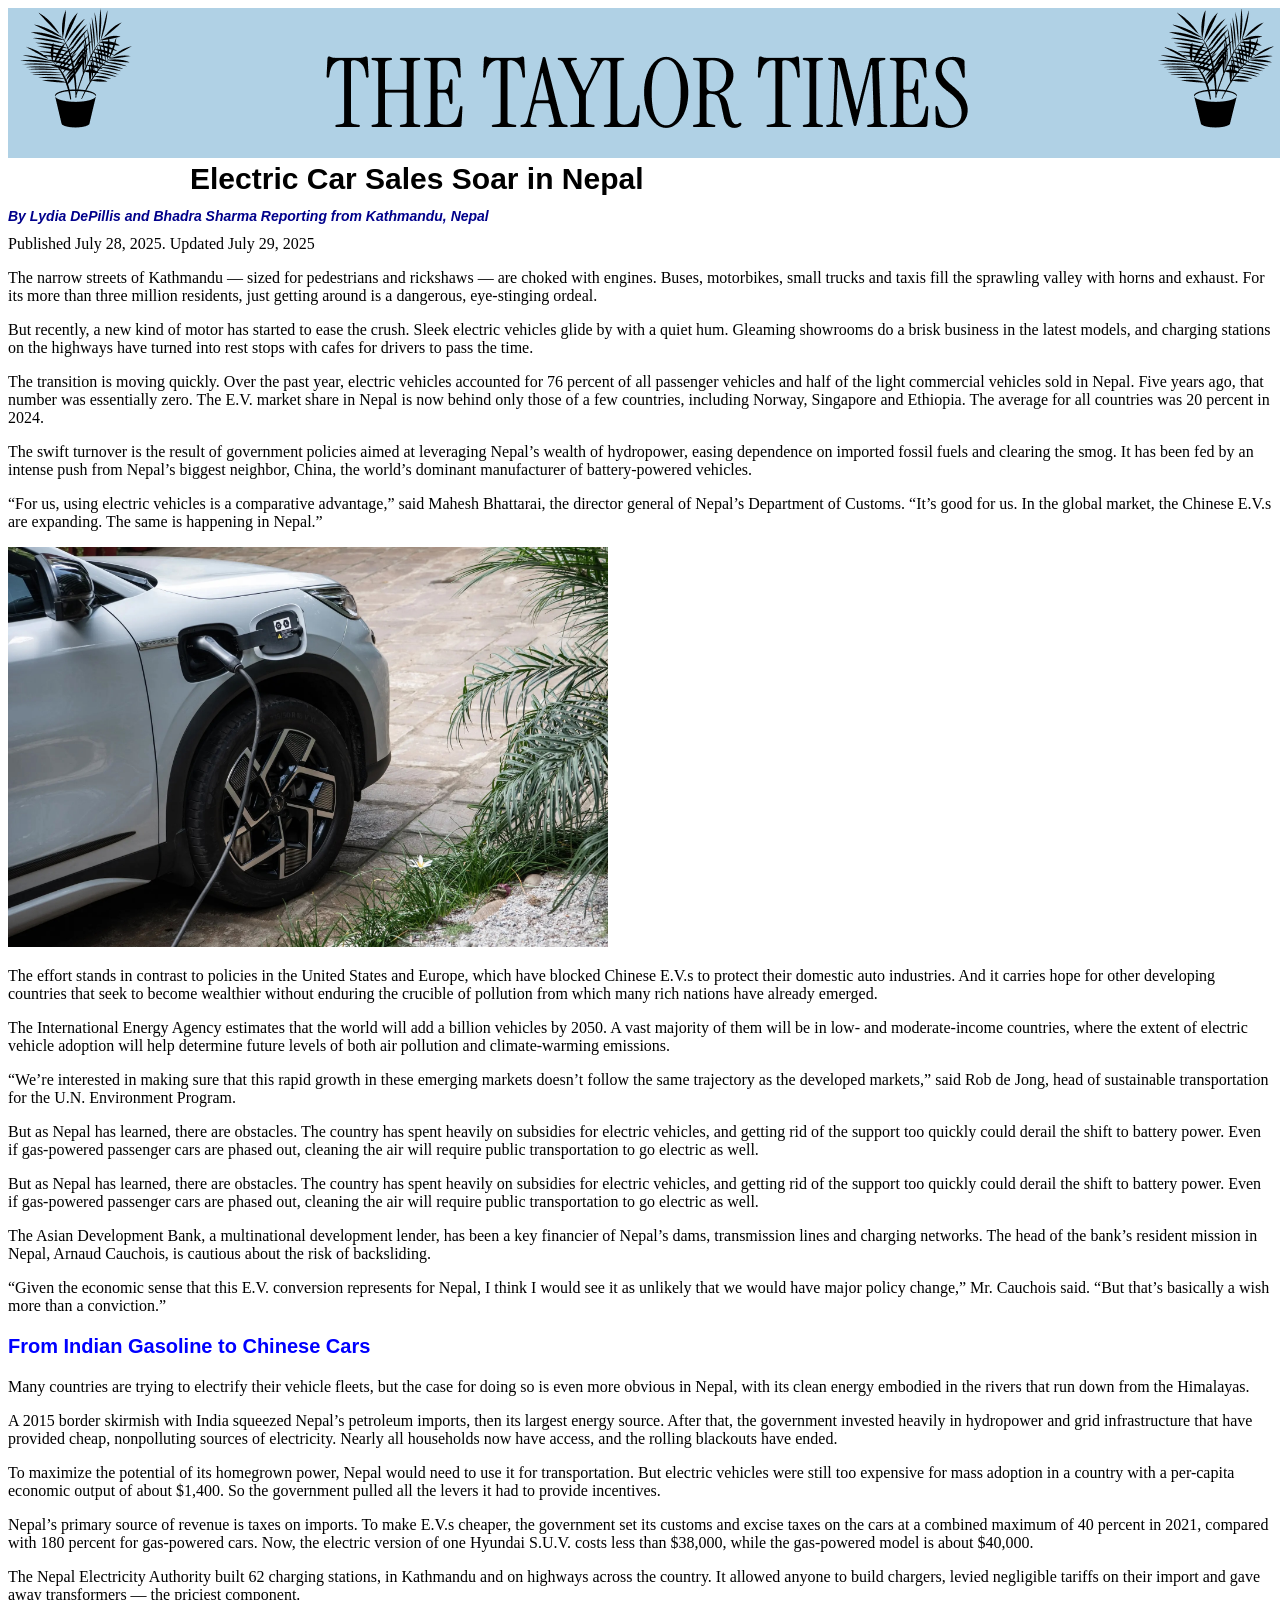
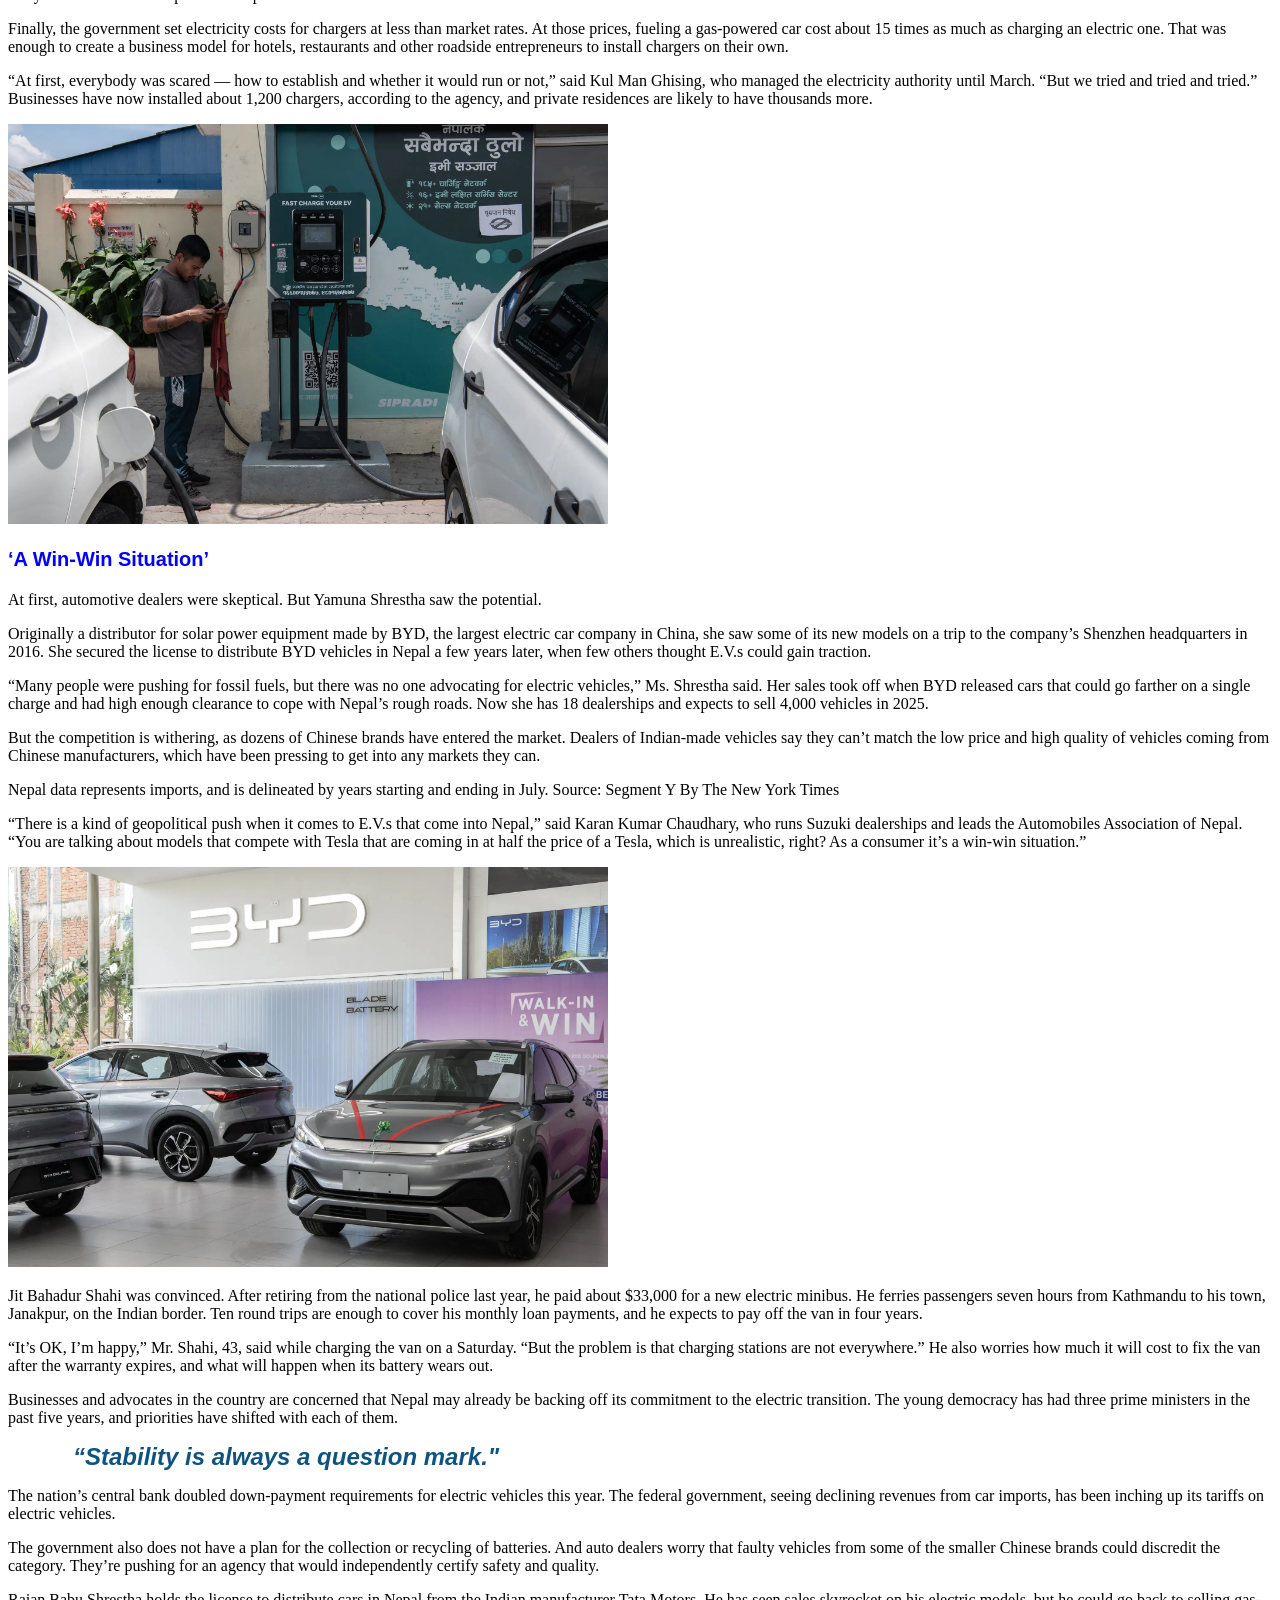
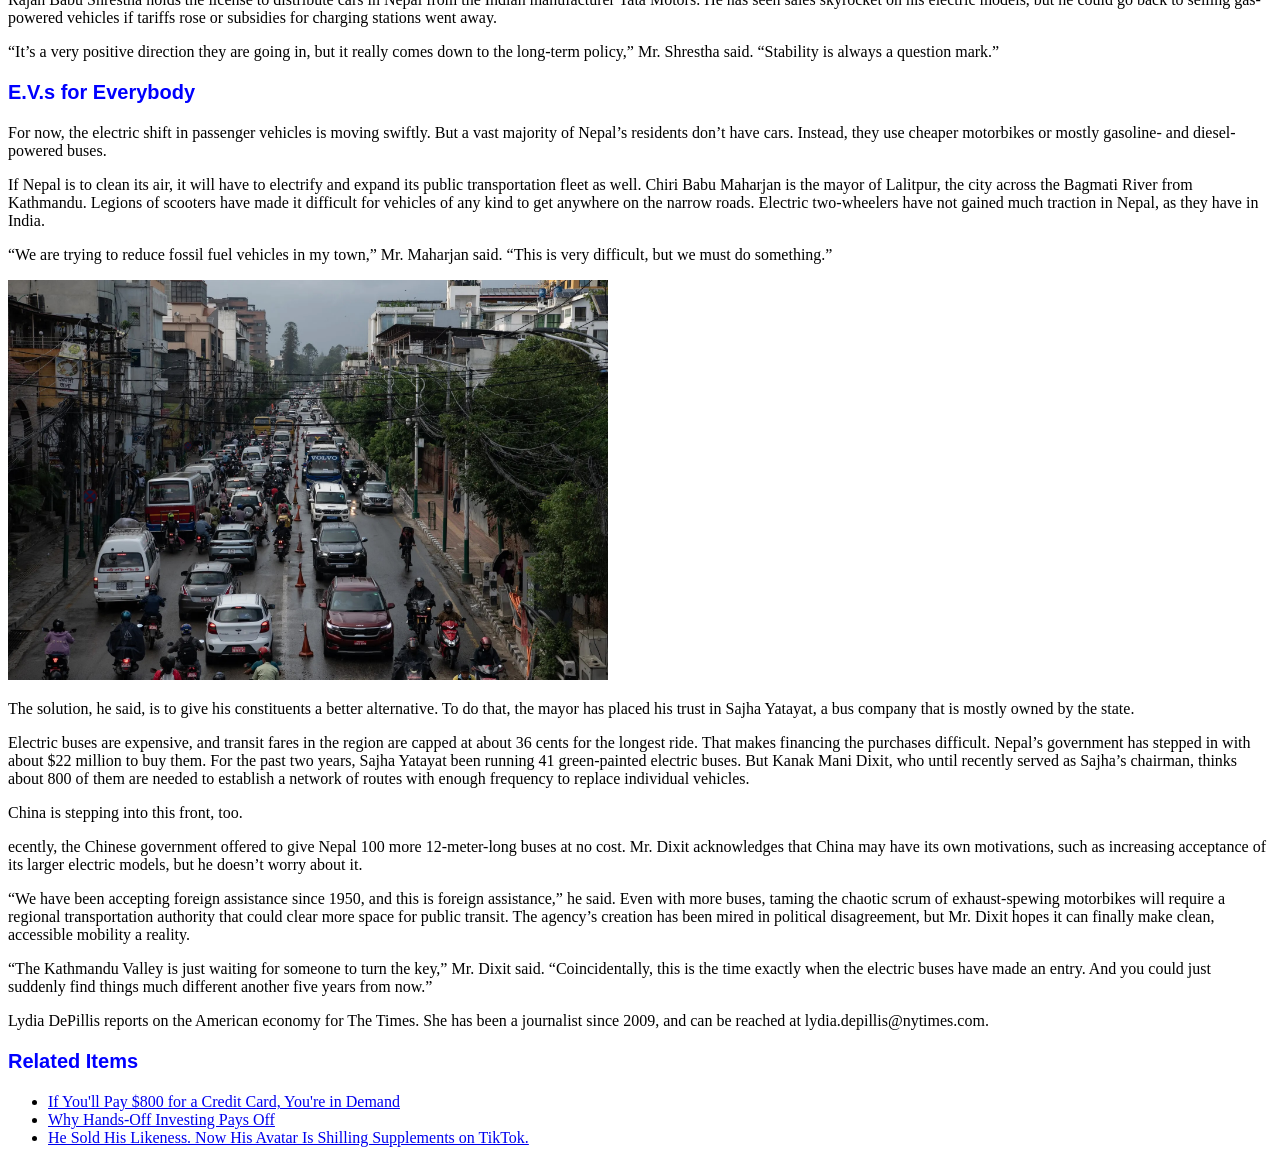
<file: Layout/index.html>
<!DOCTYPE html>
<html lang="en">
  <head>
    <title></title>
    <link rel="stylesheet" type="text/css" href="stylesheet.css">
    <div id="content">
  </head> 
  <img src="midterm masthead.png" alt="The Taylor Times">
   <body>
   <h1 class="headline">Electric Car Sales Soar in Nepal</h1>
   <h2 class= "byline">By Lydia DePillis and Bhadra Sharma Reporting from Kathmandu, Nepal</h2>
   <div id="date">Published July 28, 2025. Updated July 29, 2025</div>
   <div class="article">
   <p>The narrow streets of Kathmandu — sized for pedestrians and rickshaws — are choked with engines. Buses, motorbikes, small trucks and taxis fill the sprawling valley with horns and exhaust. For its more than three million residents, just getting around is a dangerous, eye-stinging ordeal.</p>
   <p>But recently, a new kind of motor has started to ease the crush. Sleek electric vehicles glide by with a quiet hum. Gleaming showrooms do a brisk business in the latest models, and charging stations on the highways have turned into rest stops with cafes for drivers to pass the time.</p>
   <p>The transition is moving quickly. Over the past year, electric vehicles accounted for 76 percent of all passenger vehicles and half of the light commercial vehicles sold in Nepal. Five years ago, that number was essentially zero. The E.V. market share in Nepal is now behind only those of a few countries, including Norway, Singapore and Ethiopia. The average for all countries was 20 percent in 2024.</p>
   <p>The swift turnover is the result of government policies aimed at leveraging Nepal’s wealth of hydropower, easing dependence on imported fossil fuels and clearing the smog. It has been fed by an intense push from Nepal’s biggest neighbor, China, the world’s dominant manufacturer of battery-powered vehicles.</p>
   <p>“For us, using electric vehicles is a comparative advantage,” said Mahesh Bhattarai, the director general of Nepal’s Department of Customs. “It’s good for us. In the global market, the Chinese E.V.s are expanding. The same is happening in Nepal.”</p>
   
   <img src="car charging.jpeg" alt="electric car charging" width="600" height="400">

   <p>The effort stands in contrast to policies in the United States and Europe, which have blocked Chinese E.V.s to protect their domestic auto industries. And it carries hope for other developing countries that seek to become wealthier without enduring the crucible of pollution from which many rich nations have already emerged.</p>
   <p>The International Energy Agency estimates that the world will add a billion vehicles by 2050. A vast majority of them will be in low- and moderate-income countries, where the extent of electric vehicle adoption will help determine future levels of both air pollution and climate-warming emissions.</p>
   <p>“We’re interested in making sure that this rapid growth in these emerging markets doesn’t follow the same trajectory as the developed markets,” said Rob de Jong, head of sustainable transportation for the U.N. Environment Program.</p>
   <p>But as Nepal has learned, there are obstacles. The country has spent heavily on subsidies for electric vehicles, and getting rid of the support too quickly could derail the shift to battery power. Even if gas-powered passenger cars are phased out, cleaning the air will require public transportation to go electric as well.</p>
   <p>But as Nepal has learned, there are obstacles. The country has spent heavily on subsidies for electric vehicles, and getting rid of the support too quickly could derail the shift to battery power. Even if gas-powered passenger cars are phased out, cleaning the air will require public transportation to go electric as well.</p>
   <p>The Asian Development Bank, a multinational development lender, has been a key financier of Nepal’s dams, transmission lines and charging networks. The head of the bank’s resident mission in Nepal, Arnaud Cauchois, is cautious about the risk of backsliding.</p>
   <p>“Given the economic sense that this E.V. conversion represents for Nepal, I think I would see it as unlikely that we would have major policy change,” Mr. Cauchois said. “But that’s basically a wish more than a conviction.”</p>
   
   <h3 class="subheadline">From Indian Gasoline to Chinese Cars</h3>
   <p>Many countries are trying to electrify their vehicle fleets, but the case for doing so is even more obvious in Nepal, with its clean energy embodied in the rivers that run down from the Himalayas.</p>
   <p>A 2015 border skirmish with India squeezed Nepal’s petroleum imports, then its largest energy source. After that, the government invested heavily in hydropower and grid infrastructure that have provided cheap, nonpolluting sources of electricity. Nearly all households now have access, and the rolling blackouts have ended.</p>
   <p>To maximize the potential of its homegrown power, Nepal would need to use it for transportation. But electric vehicles were still too expensive for mass adoption in a country with a per-capita economic output of about $1,400. So the government pulled all the levers it had to provide incentives.</p>
   <p>Nepal’s primary source of revenue is taxes on imports. To make E.V.s cheaper, the government set its customs and excise taxes on the cars at a combined maximum of 40 percent in 2021, compared with 180 percent for gas-powered cars. Now, the electric version of one Hyundai S.U.V. costs less than $38,000, while the gas-powered model is about $40,000.</p>
   <p>The Nepal Electricity Authority built 62 charging stations, in Kathmandu and on highways across the country. It allowed anyone to build chargers, levied negligible tariffs on their import and gave away transformers — the priciest component.</p> 
   <p>Finally, the government set electricity costs for chargers at less than market rates. At those prices, fueling a gas-powered car cost about 15 times as much as charging an electric one. That was enough to create a business model for hotels, restaurants and other roadside entrepreneurs to install chargers on their own.</p>
   <p>“At first, everybody was scared — how to establish and whether it would run or not,” said Kul Man Ghising, who managed the electricity authority until March. “But we tried and tried and tried.” Businesses have now installed about 1,200 chargers, according to the agency, and private residences are likely to have thousands more.</p>
   
   <img src="image10.jpeg" alt="electric vehicle charger" width="600" height="400">

   <h3 class="subheadline">‘A Win-Win Situation’</h3>
   <p>At first, automotive dealers were skeptical. But Yamuna Shrestha saw the potential.</p>
   <p>Originally a distributor for solar power equipment made by BYD, the largest electric car company in China, she saw some of its new models on a trip to the company’s Shenzhen headquarters in 2016. She secured the license to distribute BYD vehicles in Nepal a few years later, when few others thought E.V.s could gain traction.</p>
   <p>“Many people were pushing for fossil fuels, but there was no one advocating for electric vehicles,” Ms. Shrestha said. Her sales took off when BYD released cars that could go farther on a single charge and had high enough clearance to cope with Nepal’s rough roads. Now she has 18 dealerships and expects to sell 4,000 vehicles in 2025.</p>
   <p>But the competition is withering, as dozens of Chinese brands have entered the market. Dealers of Indian-made vehicles say they can’t match the low price and high quality of vehicles coming from Chinese manufacturers, which have been pressing to get into any markets they can.</p>
   <p>Nepal data represents imports, and is delineated by years starting and ending in July. Source: Segment Y By The New York Times</p>
   <p>“There is a kind of geopolitical push when it comes to E.V.s that come into Nepal,” said Karan Kumar Chaudhary, who runs Suzuki dealerships and leads the Automobiles Association of Nepal. “You are talking about models that compete with Tesla that are coming in at half the price of a Tesla, which is unrealistic, right? As a consumer it’s a win-win situation.”</p>
   
   <img src="image4.jpeg" alt="electric vehicles in dealership" width="600" height="400">

   <p>Jit Bahadur Shahi was convinced. After retiring from the national police last year, he paid about $33,000 for a new electric minibus. He ferries passengers seven hours from Kathmandu to his town, Janakpur, on the Indian border. Ten round trips are enough to cover his monthly loan payments, and he expects to pay off the van in four years.</p>
   <p>“It’s OK, I’m happy,” Mr. Shahi, 43, said while charging the van on a Saturday. “But the problem is that charging stations are not everywhere.” He also worries how much it will cost to fix the van after the warranty expires, and what will happen when its battery wears out.</p>
   <p>Businesses and advocates in the country are concerned that Nepal may already be backing off its commitment to the electric transition. The young democracy has had three prime ministers in the past five years, and priorities have shifted with each of them.</p>

   <blockquote>“Stability is always a question mark."</blockquote>

   <p>The nation’s central bank doubled down-payment requirements for electric vehicles this year. The federal government, seeing declining revenues from car imports, has been inching up its tariffs on electric vehicles.</p>
   <p>The government also does not have a plan for the collection or recycling of batteries. And auto dealers worry that faulty vehicles from some of the smaller Chinese brands could discredit the category. They’re pushing for an agency that would independently certify safety and quality.</p>
   <p>Rajan Babu Shrestha holds the license to distribute cars in Nepal from the Indian manufacturer Tata Motors. He has seen sales skyrocket on his electric models, but he could go back to selling gas-powered vehicles if tariffs rose or subsidies for charging stations went away.</p>
   <p>“It’s a very positive direction they are going in, but it really comes down to the long-term policy,” Mr. Shrestha said. “Stability is always a question mark.”</p>
    
   <h3 class="subheadline">E.V.s for Everybody</h3>
   <p>For now, the electric shift in passenger vehicles is moving swiftly. But a vast majority of Nepal’s residents don’t have cars. Instead, they use cheaper motorbikes or mostly gasoline- and diesel-powered buses.</p>
   <p>If Nepal is to clean its air, it will have to electrify and expand its public transportation fleet as well. Chiri Babu Maharjan is the mayor of Lalitpur, the city across the Bagmati River from Kathmandu. Legions of scooters have made it difficult for vehicles of any kind to get anywhere on the narrow roads. Electric two-wheelers have not gained much traction in Nepal, as they have in India.</p>
   <p>“We are trying to reduce fossil fuel vehicles in my town,” Mr. Maharjan said. “This is very difficult, but we must do something.”</p>
   
   <img src="nepal street.jpeg" alt="busy street with cars and mopeds" width="600" height="400">

   <p>The solution, he said, is to give his constituents a better alternative. To do that, the mayor has placed his trust in Sajha Yatayat, a bus company that is mostly owned by the state.</p>
   <p>Electric buses are expensive, and transit fares in the region are capped at about 36 cents for the longest ride. That makes financing the purchases difficult. Nepal’s government has stepped in with about $22 million to buy them. For the past two years, Sajha Yatayat been running 41 green-painted electric buses.
    But Kanak Mani Dixit, who until recently served as Sajha’s chairman, thinks about 800 of them are needed to establish a network of routes with enough frequency to replace individual vehicles.</p>
   <p>China is stepping into this front, too.</p>
   <p>ecently, the Chinese government offered to give Nepal 100 more 12-meter-long buses at no cost. Mr. Dixit acknowledges that China may have its own motivations, such as increasing acceptance of its larger electric models, but he doesn’t worry about it.</p>
   <p>“We have been accepting foreign assistance since 1950, and this is foreign assistance,” he said.
    Even with more buses, taming the chaotic scrum of exhaust-spewing motorbikes will require a regional transportation authority that could clear more space for public transit. The agency’s creation has been mired in political disagreement, but Mr. Dixit hopes it can finally make clean, accessible mobility a reality.</p>
    <p>“The Kathmandu Valley is just waiting for someone to turn the key,” Mr. Dixit said. “Coincidentally, this is the time exactly when the electric buses have made an entry. And you could just suddenly find things much different another five years from now.”</p>
    <p>Lydia DePillis reports on the American economy for The Times. She has been a journalist since 2009, and can be reached at lydia.depillis@nytimes.com.</p>
    </div>

    <h3 class="subheadline">Related Items</h3>
    <ul>
        <li><a href="https://www.nytimes.com/2025/08/17/business/airlines-credit-cards-loyalty.html">If You'll Pay $800 for a Credit Card, You're in Demand</a></li>
        <li><a href="https://www.nytimes.com/2025/08/15/business/investing-fund-returns-interfere.html">Why Hands-Off Investing Pays Off</a></li>
        <li><a href="https://www.nytimes.com/2025/08/17/business/tiktok-ai-avatars.html">He Sold His Likeness. Now His Avatar Is Shilling Supplements on TikTok.</a></li>
    </ul>
  </div>
    </body>
</html>
</file>
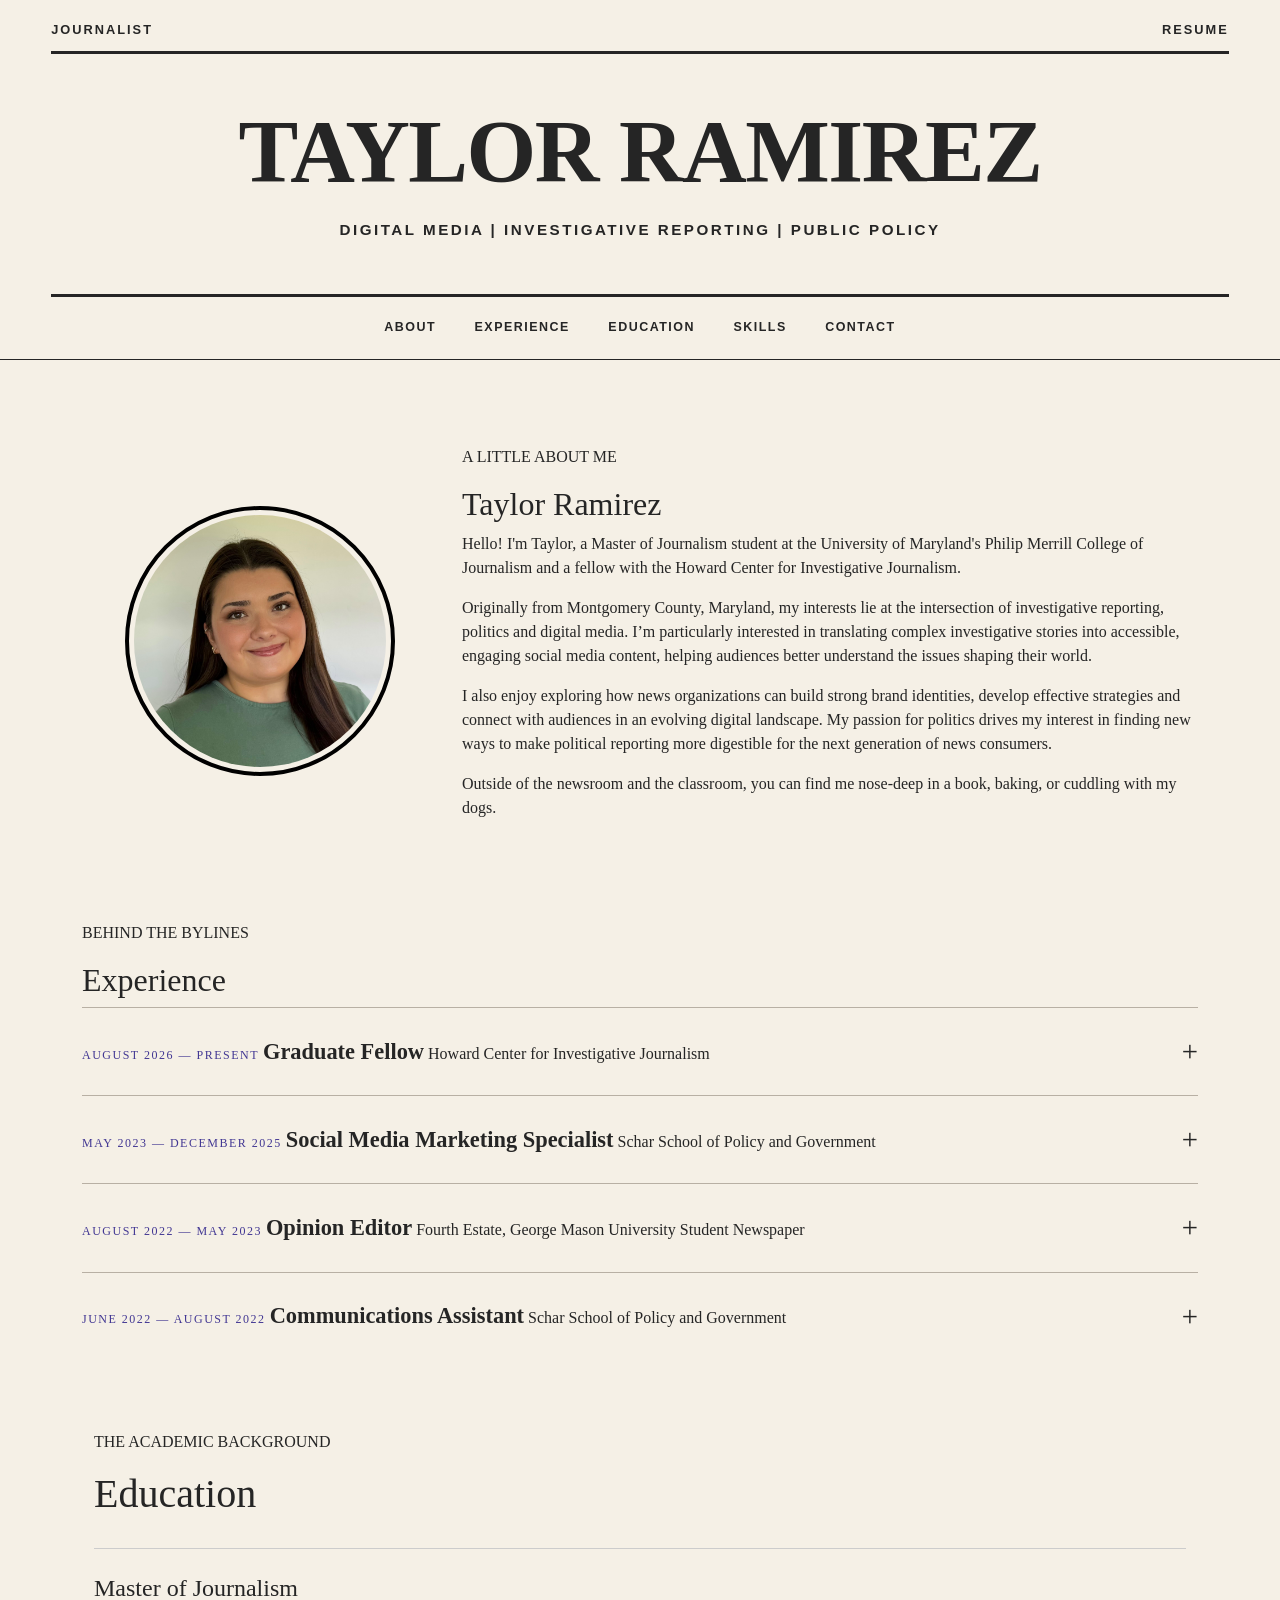
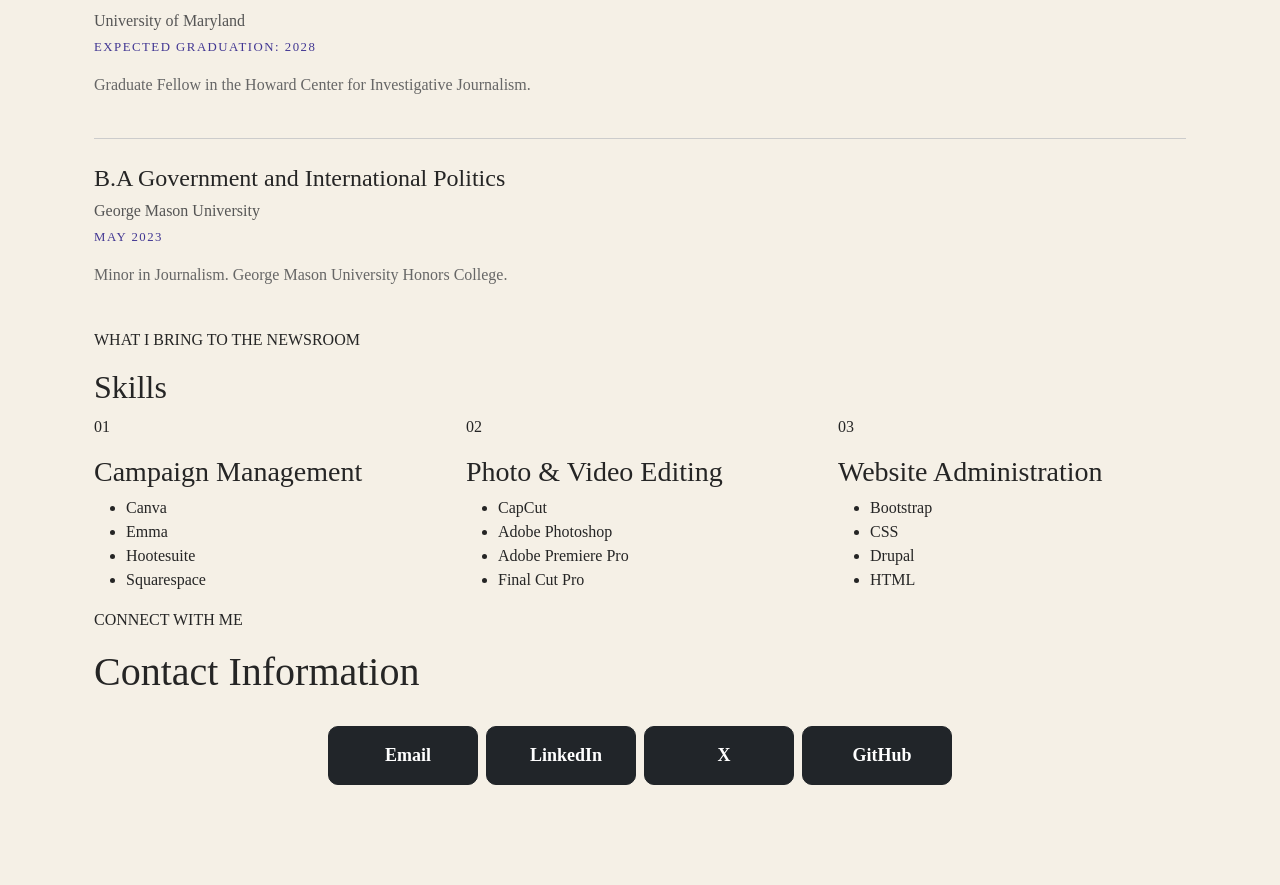
<file: resume/index.html>
<!DOCTYPE html>
<html lang="en">
<head>
    <meta charset="UTF-8">
    <meta name="viewport" content="width=device-width, initial-scale=1.0">

    <title>Taylor Ramirez Resume</title>

 <!--Bootstrap CSS-->
    <link href="https://cdn.jsdelivr.net/npm/bootstrap@5.3.8/dist/css/bootstrap.min.css" rel="stylesheet">
        
 <!--Stylesheet CSS-->
    <link rel="stylesheet" href="style.css">
</head>

<body>
 <!--Masthead-->
    <header class="masthead">
        <div class="masthead-top">
            <span>JOURNALIST</span>
            <span class="masthead-edition">RESUME</span>
        </div>

        <div class="masthead-main">
            <h1>Taylor Ramirez</h1>
            <p class="masthead-subtitle">Digital Media | Investigative Reporting | Public Policy</p>
        </div>
    </header>

 <!--Navigation Bar-->
    <nav class="resume-navbar">
        <div class="resume-nav-links">
            <a href="#about">About</a>
            <a href="#experience">Experience</a>
            <a href="#education">Education</a>
            <a href="#skills">Skills</a>
            <a href="#contact">Contact</a>
        </div>
    </nav>

 <!--About Me Section-->
 <section id="about" class="about-section">
    <div class="container">
        <div class="row align-items-center g-4">

 <!--Profile Photo-->
        <div class="col-12 col-md-4 text-center">
             <img src="headshot.jpeg" alt="Taylor Ramirez Headshot" class="profile-photo">
        </div>

 <!--Introduction-->
        <div class="col-12 col-md-8">
            <p class="small-header">A LITTLE ABOUT ME</p>
            <h2 class="about-heading">Taylor Ramirez</h2>
            <p>Hello! I'm Taylor, a Master of Journalism student at the University of Maryland's Philip Merrill College of Journalism and a fellow with the Howard Center for Investigative Journalism.</p>
            <p>Originally from Montgomery County, Maryland, my interests lie at the intersection of investigative reporting, politics and digital media. I’m particularly interested in translating complex investigative stories into accessible, engaging social media content, helping audiences better understand the issues shaping their world.</p>
            <p>I also enjoy exploring how news organizations can build strong brand identities, develop effective strategies and connect with audiences in an evolving digital landscape. My passion for politics drives my interest in finding new ways to make political reporting more digestible for the next generation of news consumers.</p>
            <p>Outside of the newsroom and the classroom, you can find me nose-deep in a book, baking, or cuddling with my dogs.</p> 
        </div>
       </div>
    </div>
  </section>

 <!--Experience Section-->
  <section id="experience" class="experience-section">
    <div class="container">
        <p class="small-header">BEHIND THE BYLINES</p>
        <h2>Experience</h2>

 <!--Experience 1-->
     <details class="experience-card">
        <summary>
          <span class="experience-info">
            <small>AUGUST 2026 — PRESENT</small>
            <strong>Graduate Fellow</strong>
            <span>Howard Center for Investigative Journalism</span>
          </span>
            <span class="toggle-icon">+</span>
        </summary>
        
        <div class="experience-details">
            <p>I am part of the 2026-2028 Howard Center graduate student cohort.</p>
            <p>I am currently collaborating with student journalists at the Arizona State University Howard Center on a story about language minority access to voting materials under section 203 of the Voting Rights Act.</p>
            <p>I am working on a developing feature  story about the closure of voting precincts across the country and the impact on voter particpation.</p>
            <p>I am working with Evident Media to create a brand strategy and social media content for the Howard Center.</p>
            <p class="experience-tags">INVESTIGATIVE JOURNALISM | RESEARCH | DIGITAL MEDIA</p>
        </div>
     </details>

 <!--Experience 2-->
        <details class="experience-card">
            <summary>
                <span class="experience-info">
                    <small>MAY 2023 — DECEMBER 2025</small>
                    <strong>Social Media Marketing Specialist</strong>
                    <span>Schar School of Policy and Government</span>
                </span>
                <span class="toggle-icon">+</span>
            </summary>
            
         <div class="experience-details">
            <p>Developed strategic political and internal social media content across various social media platforms.</p>
            <p>Evaluated analytics and created internal performance reports to ensure diverse and impactful content.</p>
            <p>Developed and executed email marketing campaigns focused on internal news, current political events, government policies and related issues to engage and inform special interest groups.</p>
            <p>Collaborated with colleagues across departments to create digital media content and various collateral communications materials.</p>
            <p class="experience-tags">DIGITAL MEDIA | MARKETING STRATEGY</p>
         </div>
        </details>

 <!--Experience 3-->
        <details class="experience-card">
            <summary>
                <span class="experience-info">
                    <small>AUGUST 2022 — MAY 2023</small>
                    <strong>Opinion Editor</strong>
                    <span>Fourth Estate, George Mason University Student Newspaper</span>
                </span>
                <span class="toggle-icon">+</span>
            </summary>
            
         <div class="experience-details">
            <p>Collaborated with students, faculty, and external contributors to generate diverse and engaging content.</p>
            <p>Supported drafting press releases, edited articles for clarity within AP style guidelines while upholding ethical journalistic standards and maintaining objectivity on controversial topics.</p>
            <p>Managed editorial calendar, setting deadlines to ensure timely publication of articles.</p>
            <p class="experience-tags">EDITING | WRITING | COLLABORATION</p>
         </div>
        </details>

 <!--Experience 4-->
        <details class="experience-card">
            <summary>
                <span class="experience-info">
                    <small>JUNE 2022 — AUGUST 2022</small>
                    <strong>Communications Assistant</strong>
                    <span>Schar School of Policy and Government</span>
                </span>
                <span class="toggle-icon">+</span>
            </summary>
            
         <div class="experience-details">
            <p>Monitored mainstream media outlets, including newspapers, television, online news, and social media, to track current political events, faculty mentions, research coverage, and school activities.</p>
            <p>Created media reports for internal stakeholders, providing updates on press mentions, relevant articles and significant media coverage that impacted the university.</p>
            <p>Wrote and edited content for newsletters, websites, and various social media platforms.</p>
            <p class="experience-tags">EDITING | WRITING | COLLABORATION</p>
         </div>
        </details>

 <!--Education-->
  <section id="education" class="education-section">
    <div class="container">
        <p class="small-header">THE ACADEMIC BACKGROUND</p>
        <h2 class="education-heading">Education</h2>

     <div class="education-item">
        <h3>Master of Journalism</h3>
        <h4>University of Maryland</h4>
        <p class="education-date">EXPECTED GRADUATION: 2028</p>
        <p>Graduate Fellow in the Howard Center for Investigative Journalism.</p>
     </div>

     <div class="education-item">
        <h3>B.A Government and International Politics</h3>
        <h4>George Mason University</h4>
        <p class="education-date">MAY 2023</p>
        <p>Minor in Journalism. George Mason University Honors College.</p>
     </div>
    </div>

 <!-- Skills Section -->
  <section id="skills" class="skills-section">
    <div class="container">
        <p class="small-header">WHAT I BRING TO THE NEWSROOM</p>
        <h2 class="skills-heading">Skills</h2>
        <div class="row g-4 skills-columns">
            
            <!--Skill 1-->
            <div class="col-12 col-md-4">
                <div class="skill-column">
                    <p class="skill-number">01</p>
                    <h3>Campaign Management</h3>
                    <ul>
                        <li>Canva</li>
                        <li>Emma</li>
                        <li>Hootesuite</li>
                        <li>Squarespace</li>
                    </ul>
                </div>
            </div>

            <!--Skill 2-->
            <div class="col-12 col-md-4">
                <div class="skill-column">
                    <p class="skill-number">02</p>
                    <h3>Photo & Video Editing</h3>
                    <ul>
                        <li>CapCut</li>
                        <li>Adobe Photoshop</li>
                        <li>Adobe Premiere Pro</li>
                        <li>Final Cut Pro</li>
                    </ul>
                </div>
            </div>

            <!--Skill 3-->
            <div class="col-12 col-md-4">
                <div class="skill-column">
                    <p class="skill-number">03</p>
                    <h3>Website Administration</h3>
                    <ul>
                        <li>Bootstrap</li>
                        <li>CSS</li>
                        <li>Drupal</li>
                        <li>HTML</li>
                    </ul>
                </div>
            </div>
        </div>
    </div>
  </section>

 <!--Contact Info-->
 <section id="contact" class="contact-info">
    <div class="container">
        <p class="small-header">CONNECT WITH ME</p>
        <h2 class="education-heading">Contact Information</h2>
    </div>

 <div class="contact-links d-flex flex-wrap gap-2">
    <a href="mailto:tramire1@umd.edu" class="btn btn-dark" title="Email">
    <i class="fa-solid fa-envelope"></i>
    <span>Email</span>
    </a>
 
    <a href="https://www.linkedin.com/in/taylor-ramirez1/" class="btn btn-dark" title="LinkedIn">
    <i class="fa-brand fa-linkedin"></i>
    <span>LinkedIn</span>
    </a>

    <a href="https://x.com/TaylorRamirez__" class="btn btn-dark" title="X">
    <i class="fa-brand fa-x-twitter"></i>
    <span>X</span>
    </a>

    <a href="https://github.com/TRRamirez" class="btn btn-dark" title="GitHub">
    <i class="fa-brand fa-github"></i>
    <span>GitHub</span>
    </a>
 </div>
</body>
</html>
</file>
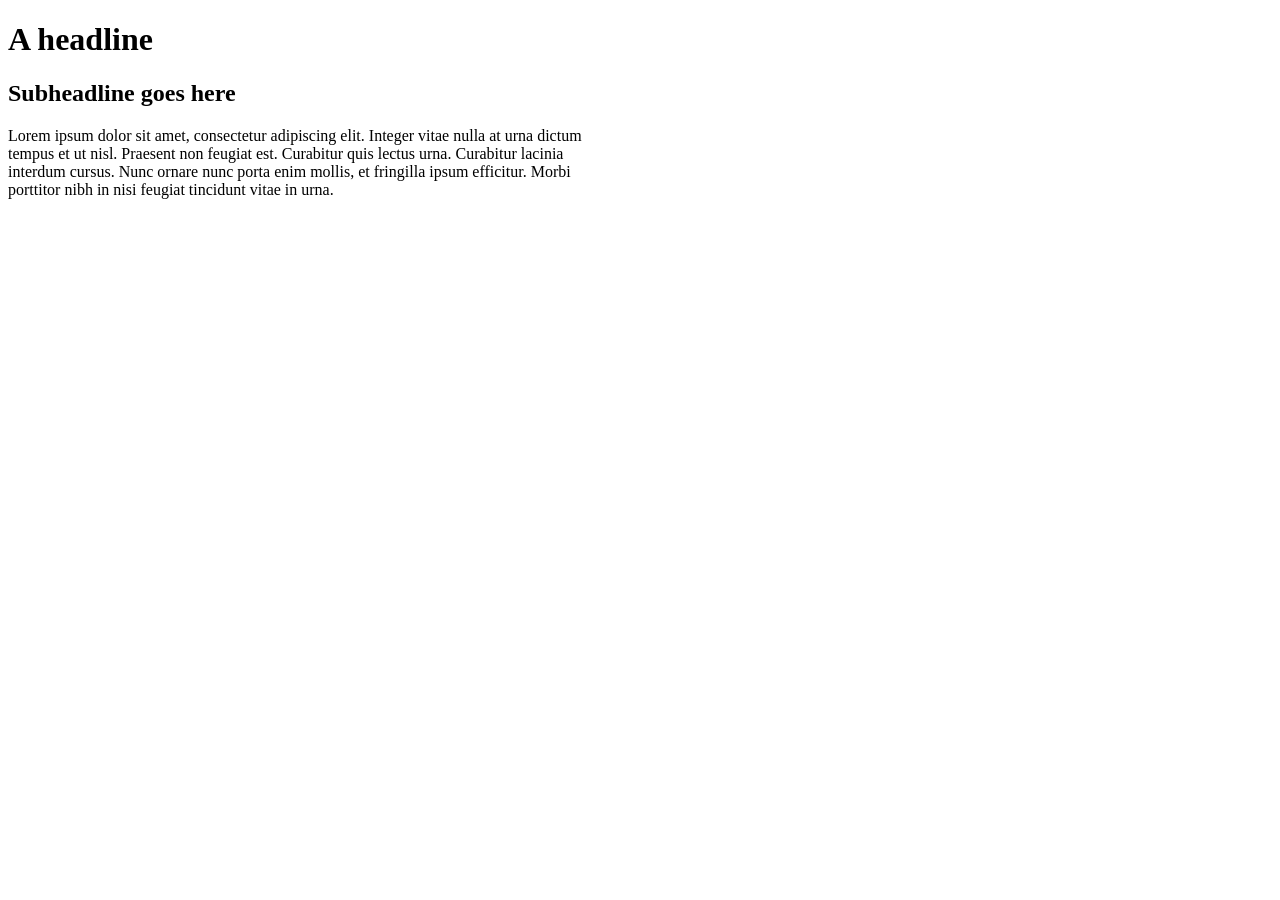
<file: Media Queries.html>
<!DOCTYPE html>
<html>
<head>

<style>

div {
  width:600px;
}

h1 {
  font-size:2em;
}

h2 {
  font-size:1.5em;
}


@media screen and (max-width: 500px) {
/* Write your media query styles here */


}

</style>
</head>
<body>


<div>
  
  <h1>A headline</h1>

  <h2>Subheadline goes here</h2>

  <p>Lorem ipsum dolor sit amet, consectetur adipiscing elit. Integer vitae nulla at urna dictum tempus et ut nisl. Praesent non feugiat est. Curabitur quis lectus urna. Curabitur lacinia interdum cursus. Nunc ornare nunc porta enim mollis, et fringilla ipsum efficitur. Morbi porttitor nibh in nisi feugiat tincidunt vitae in urna.</p>
  
</div>


    
</body>
</html>
</file>
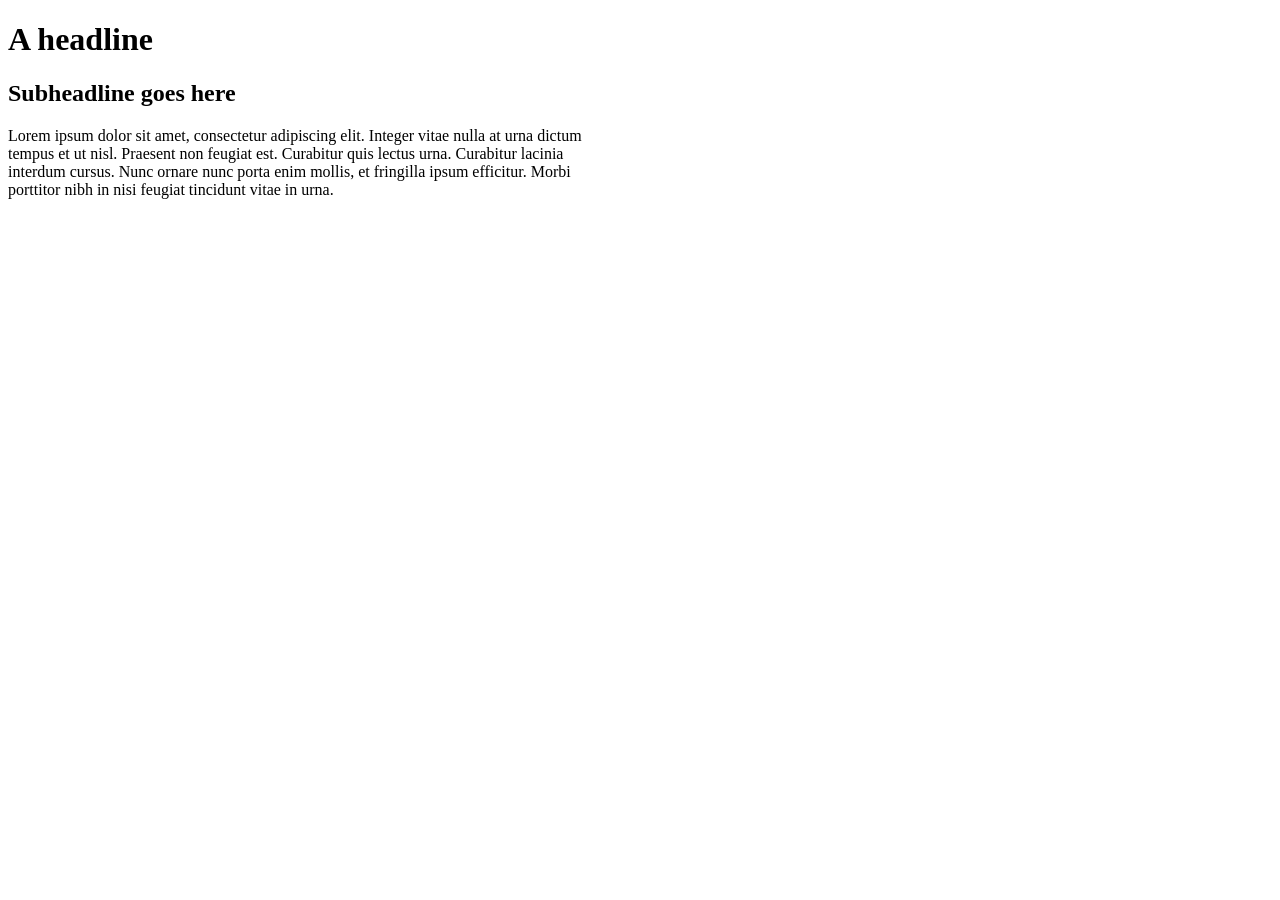
<file: media-query-exercise.html>
<!DOCTYPE html>
<html>
<head>
<style>
div {
  width:600px;
}

h1 {
  font-size:2em;
}

h2 {
  font-size:1.5em;
}

@media screen and (max-width: 500px) {
.main { 
width:100%;
background-color: #cdcdcd;
}

/*h1 styling*/ 
h1 { 
font-size:1.5em; 
font-family:sans-serif;
}

/*h2 styling*/
h2 { 
font-size:1em;
font-family:sans-serif;
}

/*paaragraph styling*/
p {
font-family:sans-serif;
}
}
</style>
</head>
<body>
<div class="main">
  <h1>A headline</h1>

  <h2>Subheadline goes here</h2>

  <p>Lorem ipsum dolor sit amet, consectetur adipiscing elit. Integer vitae nulla at urna dictum tempus et ut nisl. Praesent non feugiat est. Curabitur quis lectus urna. Curabitur lacinia interdum cursus. Nunc ornare nunc porta enim mollis, et fringilla ipsum efficitur. Morbi porttitor nibh in nisi feugiat tincidunt vitae in urna.</p>
</div>
</body>
</html>
</file>
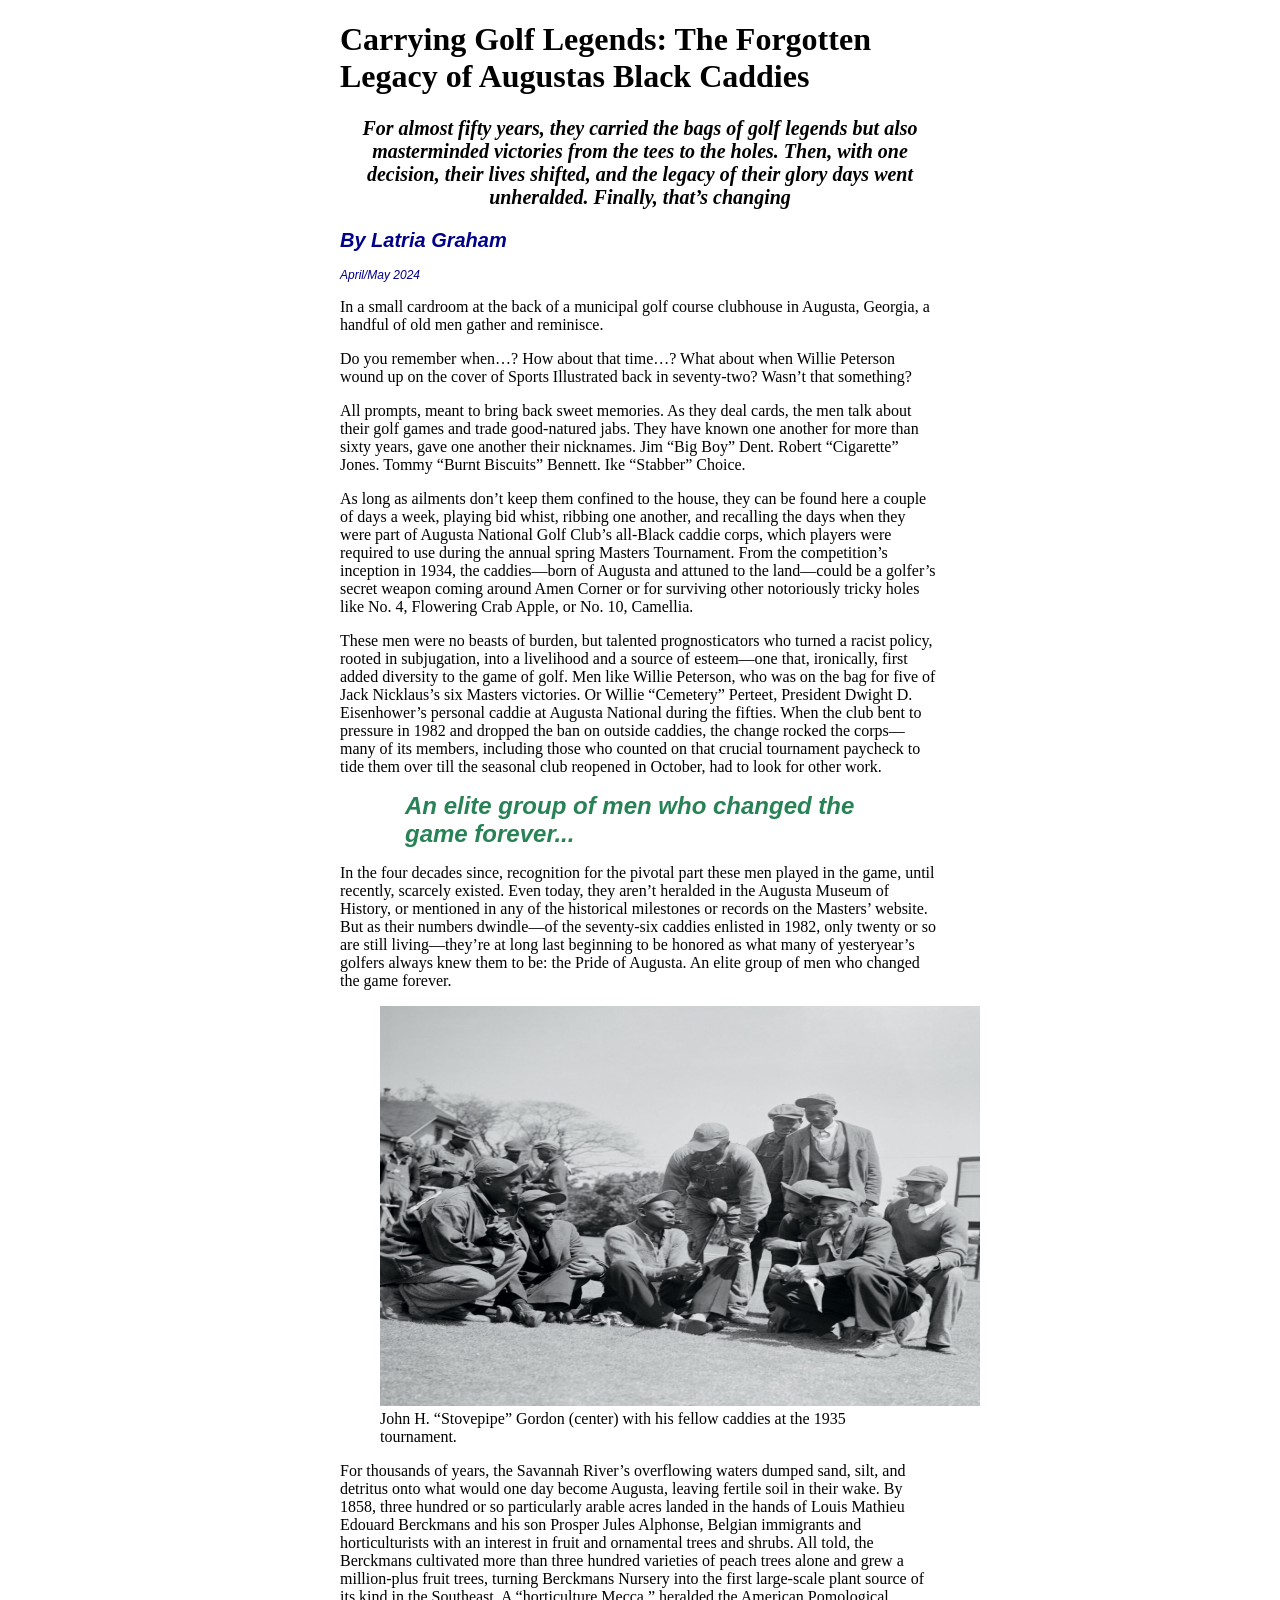
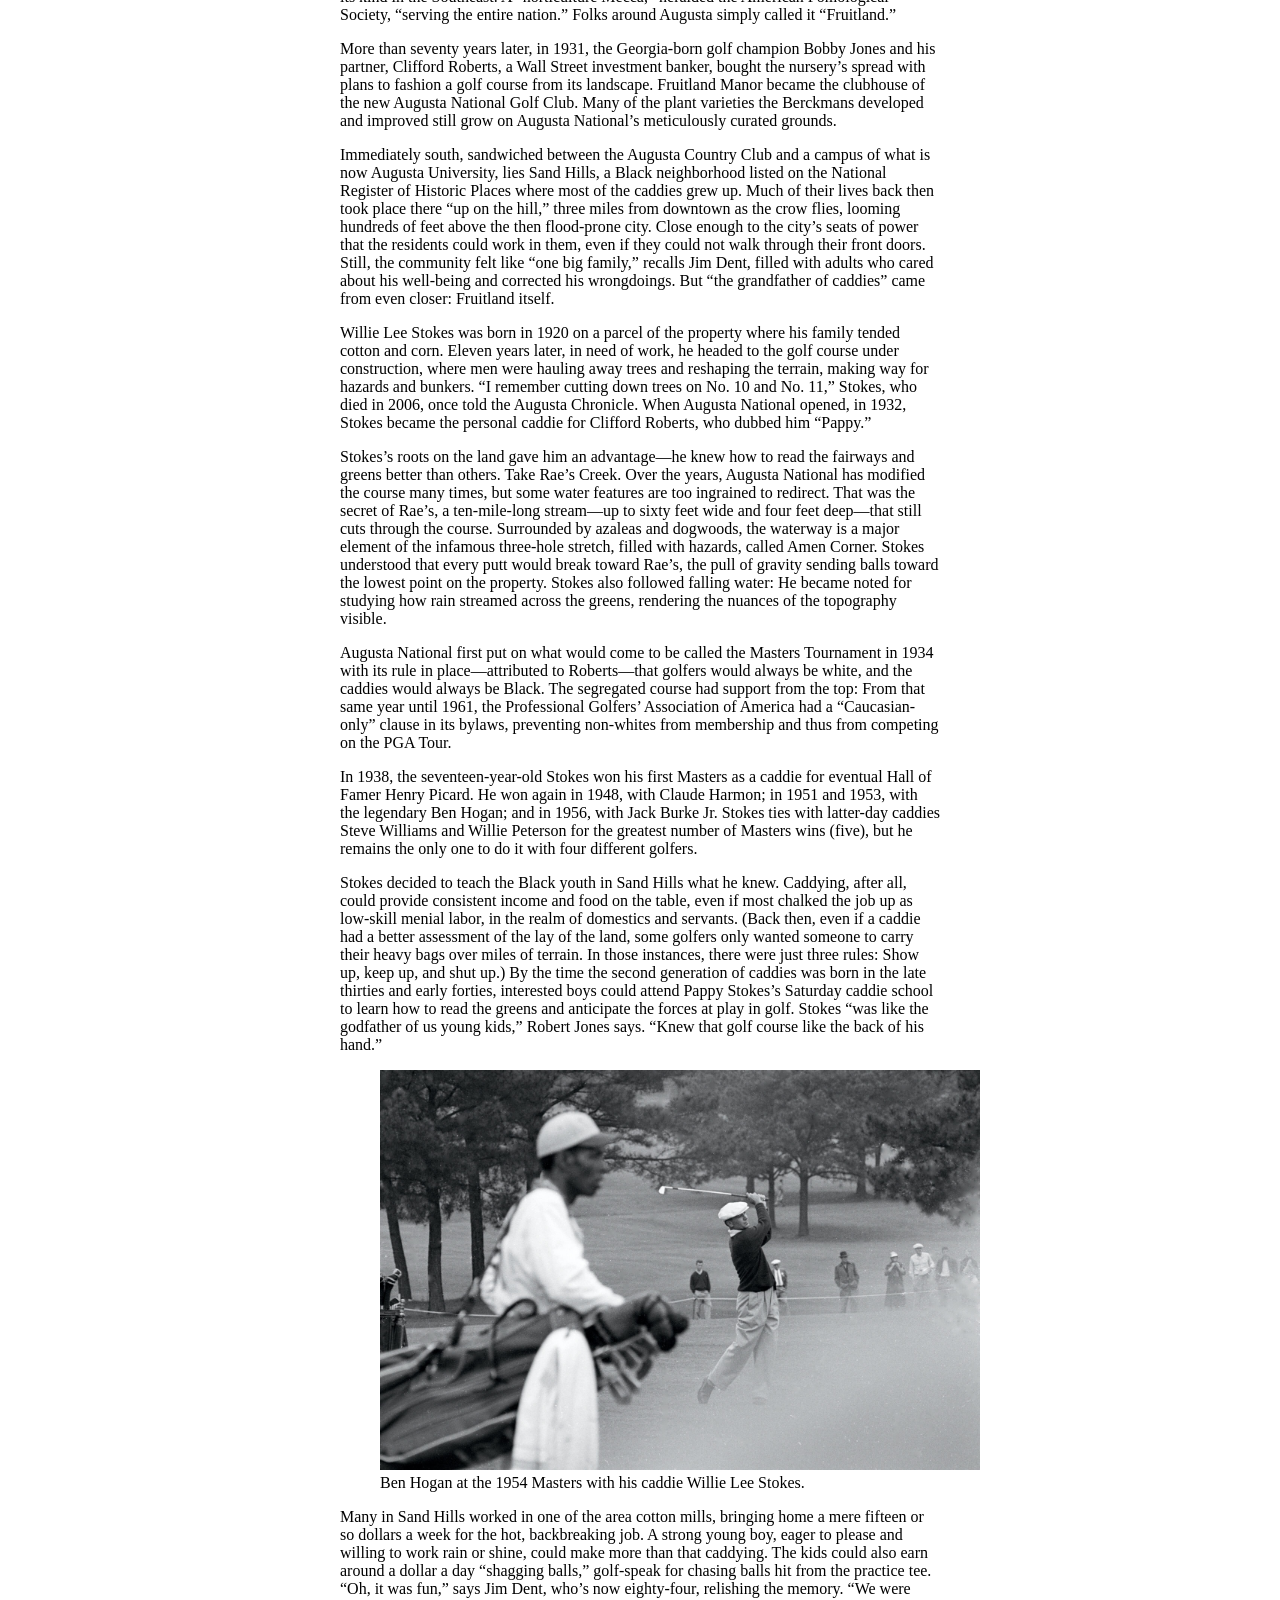
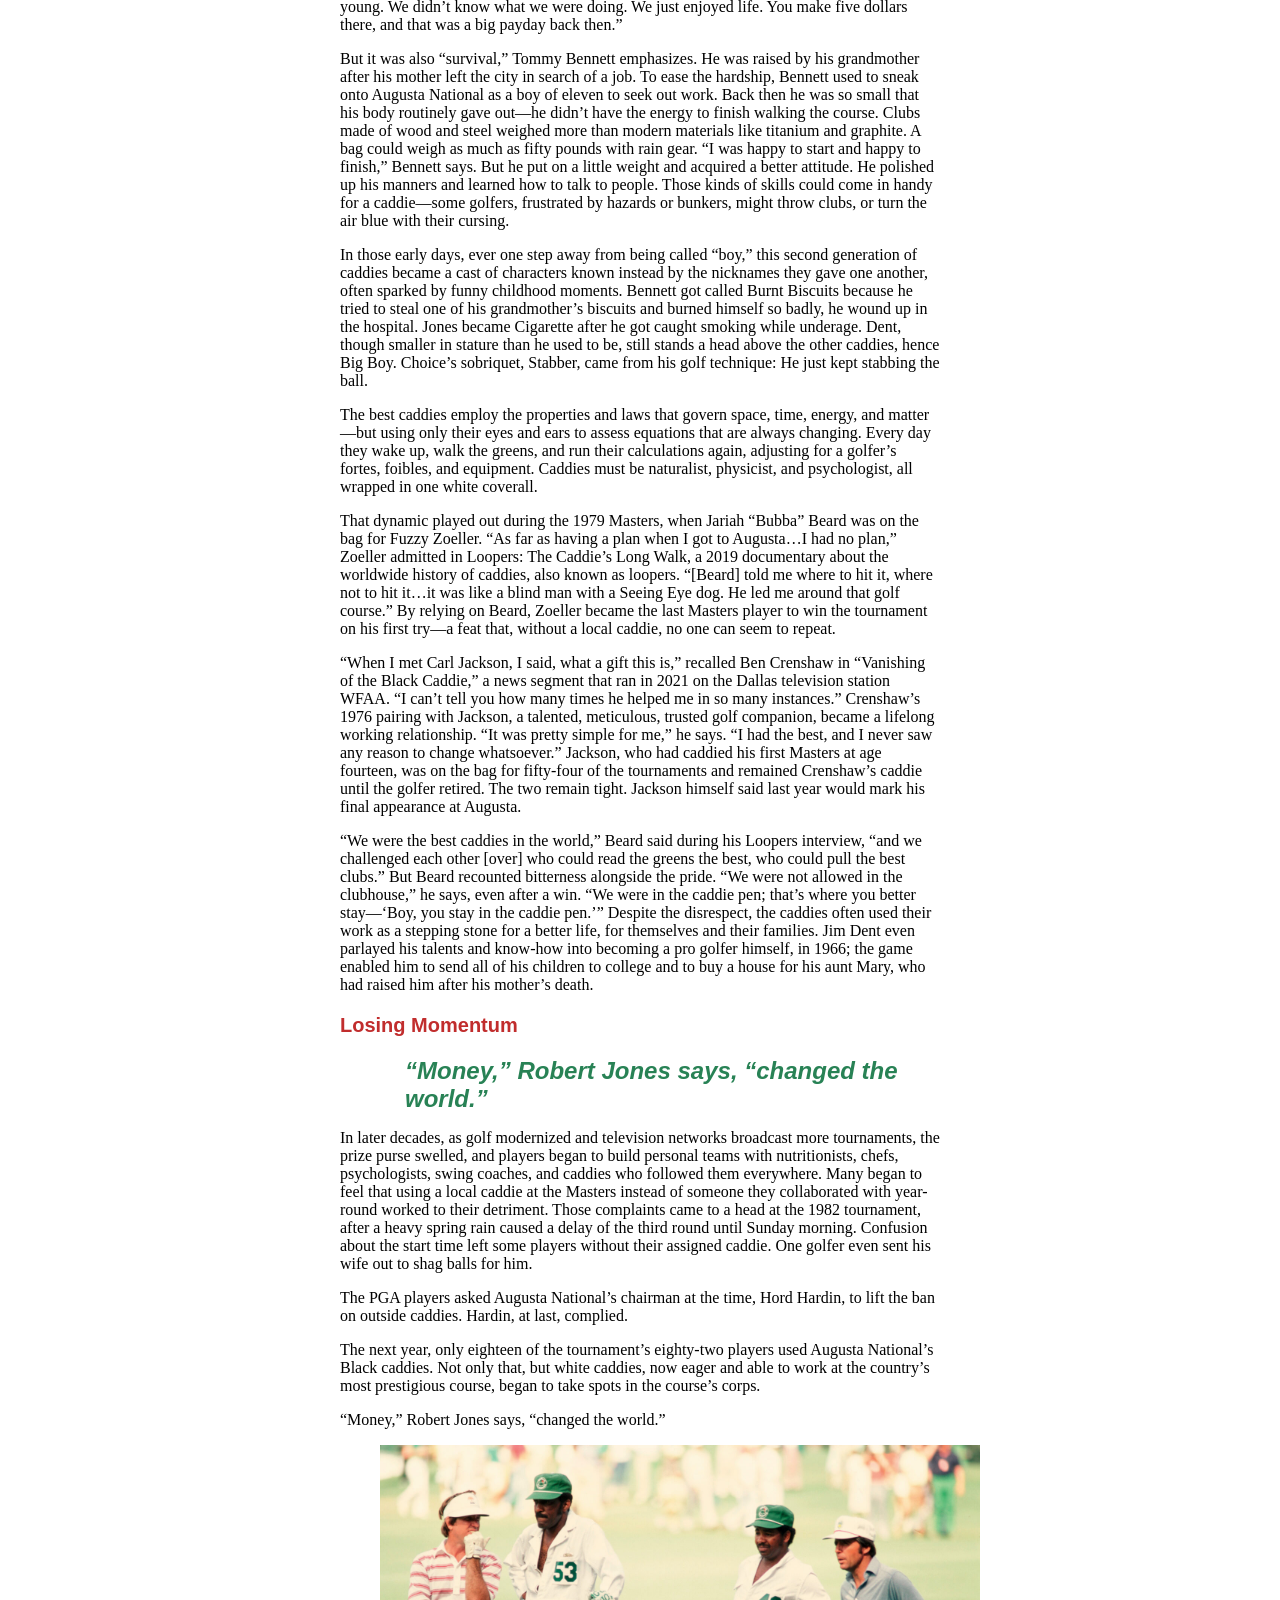
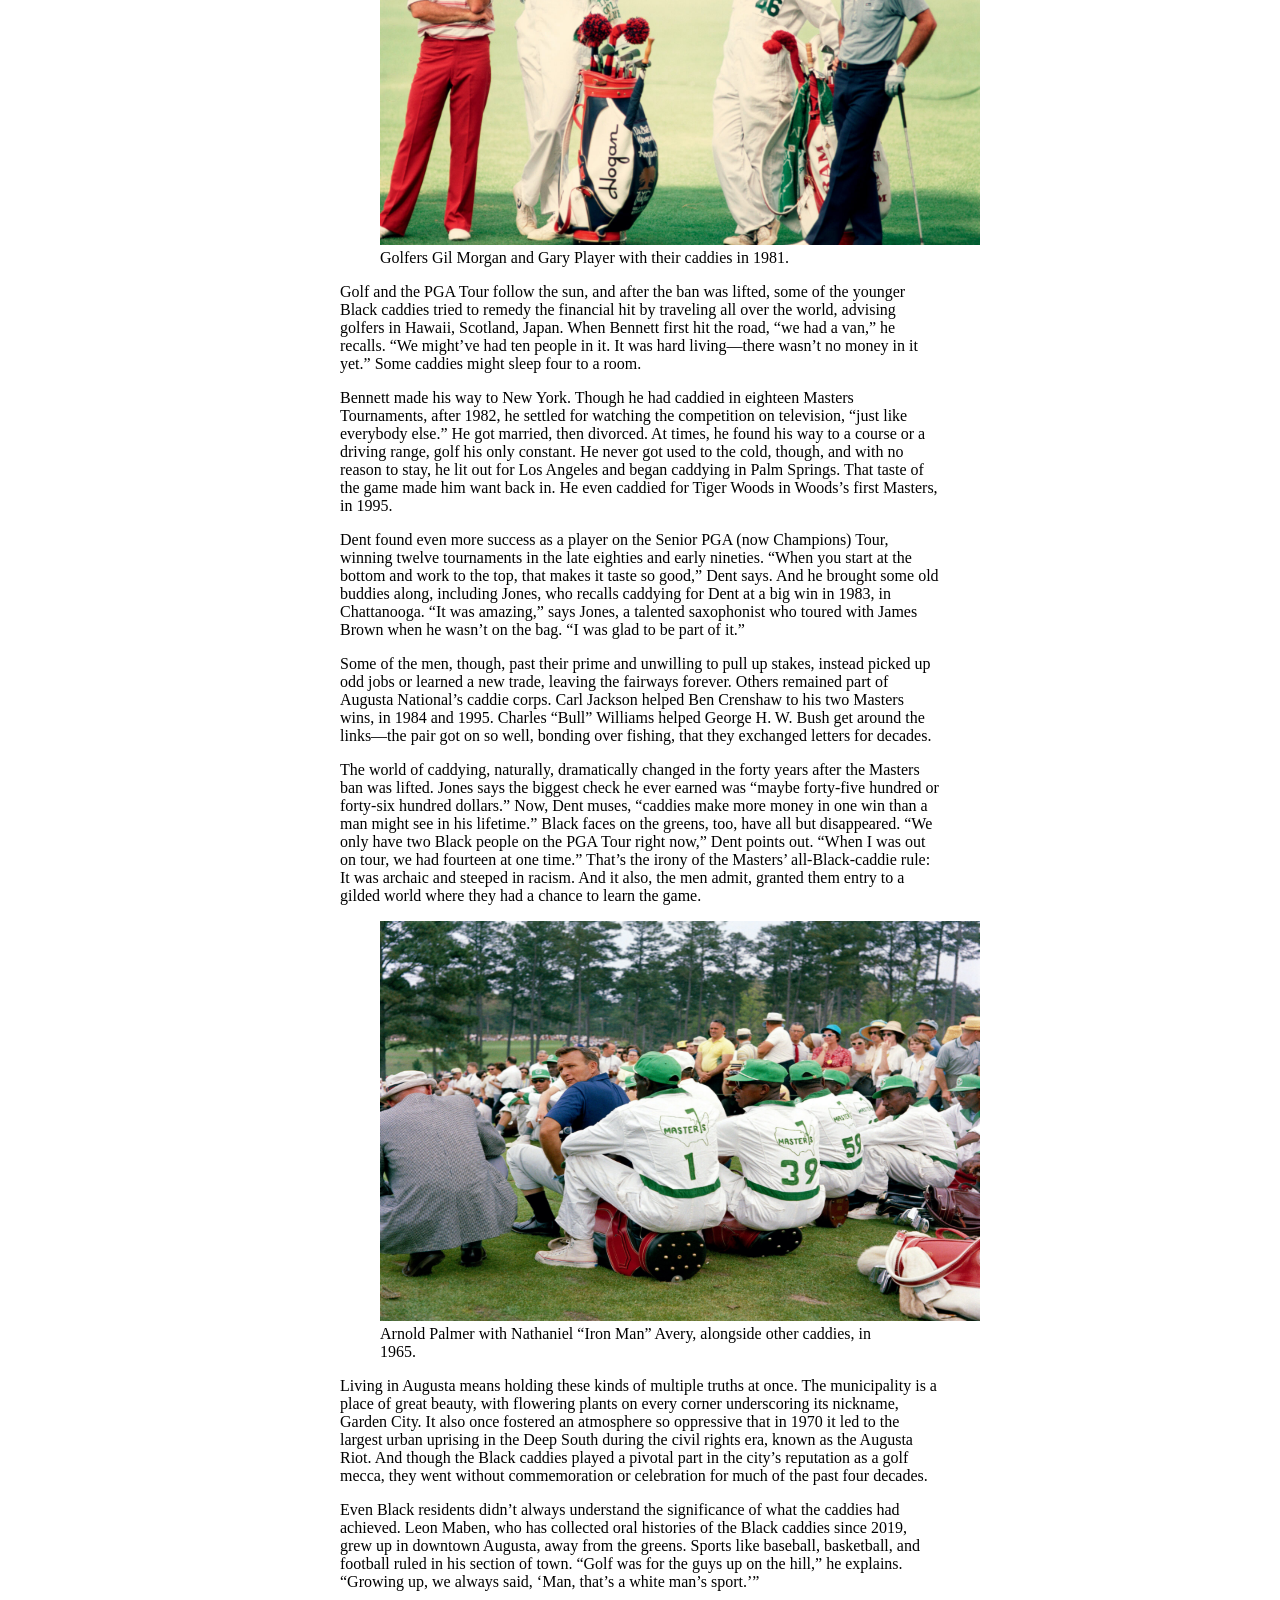
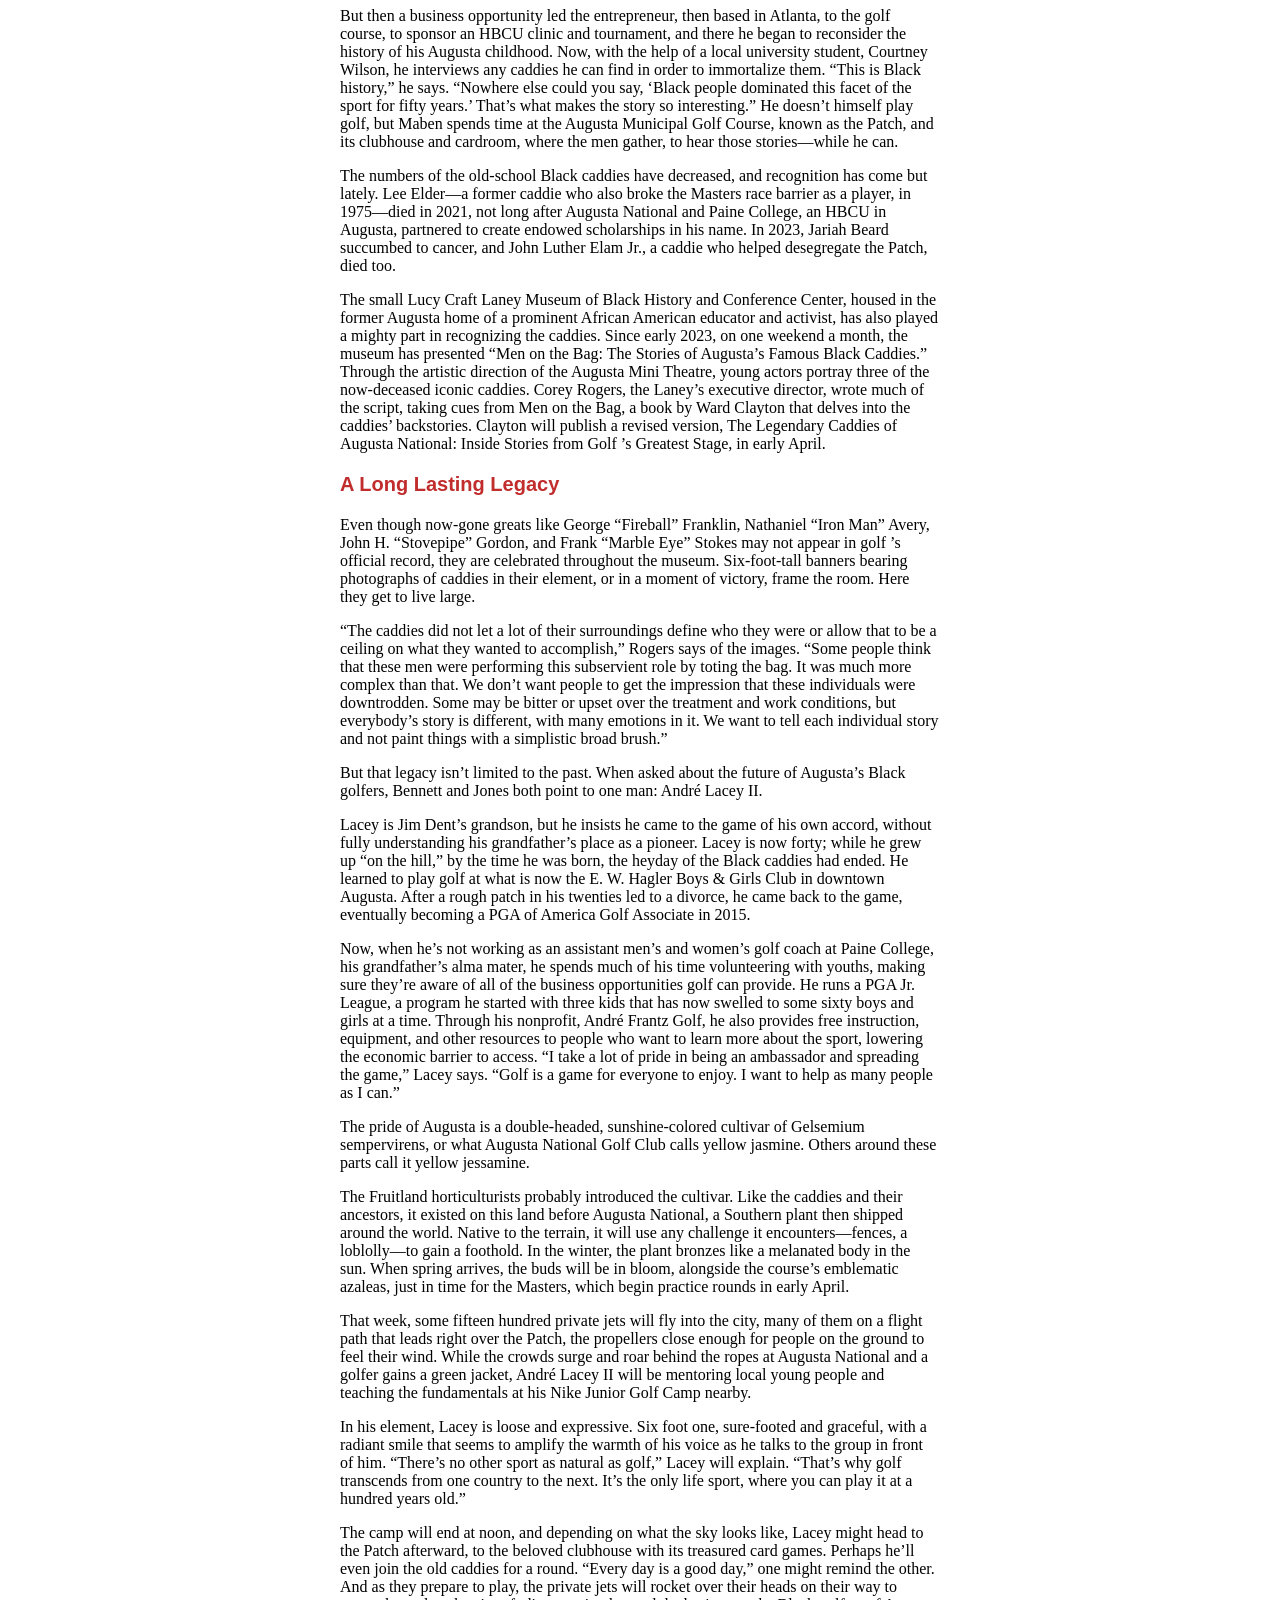
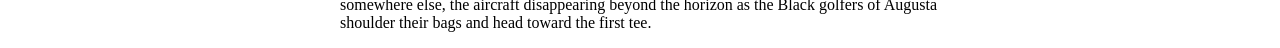
<file: midterm/midterm.html>
<!DOCTYPE html>
<html lang="en">

<head>
    <title>Ramirez Midterm</title>
    <link rel="stylesheet" type="text/css" href="midterm-stylesheet.css">
    <div id="content">
    <meta name="viewport" content="width=device-width, initial-scale=1.0">
</head>
     
<body> 
    <h1 class="headline">Carrying Golf Legends: The Forgotten Legacy of Augustas Black Caddies</h1>
    <h3 class="summary">For almost fifty years, they carried the bags of golf legends but also masterminded victories from the tees to the holes. Then, with one decision, their lives shifted, and the legacy of their glory days went unheralded. Finally, that’s changing</h3>
    <h2 class= "byline">By Latria Graham</h2>
    <div id="date">April/May 2024</div>
   
    <div class="article">
<p>
 In a small cardroom at the back of a municipal golf course clubhouse in Augusta, Georgia, a handful of old men gather and reminisce.</p>

 <p>Do you remember when…? How about that time…? What about when Willie Peterson wound up on the cover of Sports Illustrated back in seventy-two? Wasn’t that something?</p>

 <p>All prompts, meant to bring back sweet memories. As they deal cards, the men talk about their golf games and trade good-natured jabs. They have known one another for more than sixty years, gave one another their nicknames. Jim “Big Boy” Dent. Robert “Cigarette” Jones. Tommy “Burnt Biscuits” Bennett. Ike “Stabber” Choice.</p>

 <p>As long as ailments don’t keep them confined to the house, they can be found here a couple of days a week, playing bid whist, ribbing one another, and recalling the days when they were part of Augusta National Golf Club’s all-Black caddie corps, which players were required to use during the annual spring Masters Tournament. From the competition’s inception in 1934, the caddies—born of Augusta and attuned to the land—could be a golfer’s secret weapon coming around Amen Corner or for surviving other notoriously tricky holes like No. 4, Flowering Crab Apple, or No. 10, Camellia.</p>

 <p>These men were no beasts of burden, but talented prognosticators who turned a racist policy, rooted in subjugation, into a livelihood and a source of esteem—one that, ironically, first added diversity to the game of golf. Men like Willie Peterson, who was on the bag for five of Jack Nicklaus’s six Masters victories. Or Willie “Cemetery” Perteet, President Dwight D. Eisenhower’s personal caddie at Augusta National during the fifties. When the club bent to pressure in 1982 and dropped the ban on outside caddies, the change rocked the corps—many of its members, including those who counted on that crucial tournament paycheck to tide them over till the seasonal club reopened in October, had to look for other work.</p>

 <blockquote>An elite group of men who changed the game forever...</blockquote>

 <p>In the four decades since, recognition for the pivotal part these men played in the game, until recently, scarcely existed. Even today, they aren’t heralded in the Augusta Museum of History, or mentioned in any of the historical milestones or records on the Masters’ website. But as their numbers dwindle—of the seventy-six caddies enlisted in 1982, only twenty or so are still living—they’re at long last beginning to be honored as what many of yesteryear’s golfers always knew them to be: the Pride of Augusta. An elite group of men who changed the game forever.</p>

 <!--First Image Break-->
 <figure>
  <img src="image1.jpg" alt="A group of men gather on the golf course" width="600" height="400">
  <figcaption>John H. “Stovepipe” Gordon (center) with his fellow caddies at the 1935 tournament.</figcaption>
</figure>

 <p>For thousands of years, the Savannah River’s overflowing waters dumped sand, silt, and detritus onto what would one day become Augusta, leaving fertile soil in their wake. By 1858, three hundred or so particularly arable acres landed in the hands of Louis Mathieu Edouard Berckmans and his son Prosper Jules Alphonse, Belgian immigrants and horticulturists with an interest in fruit and ornamental trees and shrubs. All told, the Berckmans cultivated more than three hundred varieties of peach trees alone and grew a million-plus fruit trees, turning Berckmans Nursery into the first large-scale plant source of its kind in the Southeast. A “horticulture Mecca,” heralded the American Pomological Society, “serving the entire nation.” Folks around Augusta simply called it “Fruitland.”</p>

 <p>More than seventy years later, in 1931, the Georgia-born golf champion Bobby Jones and his partner, Clifford Roberts, a Wall Street investment banker, bought the nursery’s spread with plans to fashion a golf course from its landscape. Fruitland Manor became the clubhouse of the new Augusta National Golf Club. Many of the plant varieties the Berckmans developed and improved still grow on Augusta National’s meticulously curated grounds.</p>

 <p>Immediately south, sandwiched between the Augusta Country Club and a campus of what is now Augusta University, lies Sand Hills, a Black neighborhood listed on the National Register of Historic Places where most of the caddies grew up. Much of their lives back then took place there “up on the hill,” three miles from downtown as the crow flies, looming hundreds of feet above the then flood-prone city. Close enough to the city’s seats of power that the residents could work in them, even if they could not walk through their front doors. Still, the community felt like “one big family,” recalls Jim Dent, filled with adults who cared about his well-being and corrected his wrongdoings. But “the grandfather of caddies” came from even closer: Fruitland itself.</p>

<p>Willie Lee Stokes was born in 1920 on a parcel of the property where his family tended cotton and corn. Eleven years later, in need of work, he headed to the golf course under construction, where men were hauling away trees and reshaping the terrain, making way for hazards and bunkers. “I remember cutting down trees on No. 10 and No. 11,” Stokes, who died in 2006, once told the Augusta Chronicle. When Augusta National opened, in 1932, Stokes became the personal caddie for Clifford Roberts, who dubbed him “Pappy.”</p>

<P>Stokes’s roots on the land gave him an advantage—he knew how to read the fairways and greens better than others. Take Rae’s Creek. Over the years, Augusta National has modified the course many times, but some water features are too ingrained to redirect. That was the secret of Rae’s, a ten-mile-long stream—up to sixty feet wide and four feet deep—that still cuts through the course. Surrounded by azaleas and dogwoods, the waterway is a major element of the infamous three-hole stretch, filled with hazards, called Amen Corner. Stokes understood that every putt would break toward Rae’s, the pull of gravity sending balls toward the lowest point on the property. Stokes also followed falling water: He became noted for studying how rain streamed across the greens, rendering the nuances of the topography visible.</P>

<p>Augusta National first put on what would come to be called the Masters Tournament in 1934 with its rule in place—attributed to Roberts—that golfers would always be white, and the caddies would always be Black. The segregated course had support from the top: From that same year until 1961, the Professional Golfers’ Association of America had a “Caucasian-only” clause in its bylaws, preventing non-whites from membership and thus from competing on the PGA Tour.</p>

<p>In 1938, the seventeen-year-old Stokes won his first Masters as a caddie for eventual Hall of Famer Henry Picard. He won again in 1948, with Claude Harmon; in 1951 and 1953, with the legendary Ben Hogan; and in 1956, with Jack Burke Jr. Stokes ties with latter-day caddies Steve Williams and Willie Peterson for the greatest number of Masters wins (five), but he remains the only one to do it with four different golfers.</p>

<p>Stokes decided to teach the Black youth in Sand Hills what he knew. Caddying, after all, could provide consistent income and food on the table, even if most chalked the job up as low-skill menial labor, in the realm of domestics and servants. (Back then, even if a caddie had a better assessment of the lay of the land, some golfers only wanted someone to carry their heavy bags over miles of terrain. In those instances, there were just three rules: Show up, keep up, and shut up.) By the time the second generation of caddies was born in the late thirties and early forties, interested boys could attend Pappy Stokes’s Saturday caddie school to learn how to read the greens and anticipate the forces at play in golf. Stokes “was like the godfather of us young kids,” Robert Jones says. “Knew that golf course like the back of his hand.”</p>

<!--Second Image Break-->
<figure>
  <img src="image2.jpg" alt="A caddie holding a golf bag with golfer swinging in the background" width="600" height="400">
  <figcaption>Ben Hogan at the 1954 Masters with his caddie Willie Lee Stokes.</figcaption>
</figure>

<p>Many in Sand Hills worked in one of the area cotton mills, bringing home a mere fifteen or so dollars a week for the hot, backbreaking job. A strong young boy, eager to please and willing to work rain or shine, could make more than that caddying. The kids could also earn around a dollar a day “shagging balls,” golf-speak for chasing balls hit from the practice tee. “Oh, it was fun,” says Jim Dent, who’s now eighty-four, relishing the memory. “We were young. We didn’t know what we were doing. We just enjoyed life. You make five dollars there, and that was a big payday back then.”</p>

<p>But it was also “survival,” Tommy Bennett emphasizes. He was raised by his grandmother after his mother left the city in search of a job. To ease the hardship, Bennett used to sneak onto Augusta National as a boy of eleven to seek out work. Back then he was so small that his body routinely gave out—he didn’t have the energy to finish walking the course. Clubs made of wood and steel weighed more than modern materials like titanium and graphite. A bag could weigh as much as fifty pounds with rain gear. “I was happy to start and happy to finish,” Bennett says. But he put on a little weight and acquired a better attitude. He polished up his manners and learned how to talk to people. Those kinds of skills could come in handy for a caddie—some golfers, frustrated by hazards or bunkers, might throw clubs, or turn the air blue with their cursing.</p>

<p>In those early days, ever one step away from being called “boy,” this second generation of caddies became a cast of characters known instead by the nicknames they gave one another, often sparked by funny childhood moments. Bennett got called Burnt Biscuits because he tried to steal one of his grandmother’s biscuits and burned himself so badly, he wound up in the hospital. Jones became Cigarette after he got caught smoking while underage. Dent, though smaller in stature than he used to be, still stands a head above the other caddies, hence Big Boy. Choice’s sobriquet, Stabber, came from his golf technique: He just kept stabbing the ball.</p>

<p>The best caddies employ the properties and laws that govern space, time, energy, and matter—but using only their eyes and ears to assess equations that are always changing. Every day they wake up, walk the greens, and run their calculations again, adjusting for a golfer’s fortes, foibles, and equipment. Caddies must be naturalist, physicist, and psychologist, all wrapped in one white coverall.</p>

<p>That dynamic played out during the 1979 Masters, when Jariah “Bubba” Beard was on the bag for Fuzzy Zoeller. “As far as having a plan when I got to Augusta…I had no plan,” Zoeller admitted in Loopers: The Caddie’s Long Walk, a 2019 documentary about the worldwide history of caddies, also known as loopers. “[Beard] told me where to hit it, where not to hit it…it was like a blind man with a Seeing Eye dog. He led me around that golf course.” By relying on Beard, Zoeller became the last Masters player to win the tournament on his first try—a feat that, without a local caddie, no one can seem to repeat.</p>

<p>“When I met Carl Jackson, I said, what a gift this is,” recalled Ben Crenshaw in “Vanishing of the Black Caddie,” a news segment that ran in 2021 on the Dallas television station WFAA. “I can’t tell you how many times he helped me in so many instances.” Crenshaw’s 1976 pairing with Jackson, a talented, meticulous, trusted golf companion, became a lifelong working relationship. “It was pretty simple for me,” he says. “I had the best, and I never saw any reason to change whatsoever.” Jackson, who had caddied his first Masters at age fourteen, was on the bag for fifty-four of the tournaments and remained Crenshaw’s caddie until the golfer retired. The two remain tight. Jackson himself said last year would mark his final appearance at Augusta.</p>

<p>“We were the best caddies in the world,” Beard said during his Loopers interview, “and we challenged each other [over] who could read the greens the best, who could pull the best clubs.” But Beard recounted bitterness alongside the pride. “We were not allowed in the clubhouse,” he says, even after a win. “We were in the caddie pen; that’s where you better stay—‘Boy, you stay in the caddie pen.’” Despite the disrespect, the caddies often used their work as a stepping stone for a better life, for themselves and their families. Jim Dent even parlayed his talents and know-how into becoming a pro golfer himself, in 1966; the game enabled him to send all of his children to college and to buy a house for his aunt Mary, who had raised him after his mother’s death.</p>

<h3 class="subheadline">Losing Momentum</h3>

<blockquote>“Money,” Robert Jones says, “changed the world.”</blockquote>

<p>In later decades, as golf modernized and television networks broadcast more tournaments, the prize purse swelled, and players began to build personal teams with nutritionists, chefs, psychologists, swing coaches, and caddies who followed them everywhere. Many began to feel that using a local caddie at the Masters instead of someone they collaborated with year-round worked to their detriment. Those complaints came to a head at the 1982 tournament, after a heavy spring rain caused a delay of the third round until Sunday morning. Confusion about the start time left some players without their assigned caddie. One golfer even sent his wife out to shag balls for him.</p>

<p>The PGA players asked Augusta National’s chairman at the time, Hord Hardin, to lift the ban on outside caddies. Hardin, at last, complied.</p>

<p>The next year, only eighteen of the tournament’s eighty-two players used Augusta National’s Black caddies. Not only that, but white caddies, now eager and able to work at the country’s most prestigious course, began to take spots in the course’s corps.</p>

<p>“Money,” Robert Jones says, “changed the world.”</p>

<!--Third Image Break-->
<figure>
  <img src="image9.jpg" alt="Two golfers stand with their caddies on the green"width="600" height="400">
  <figcaption>Golfers Gil Morgan and Gary Player with their caddies in 1981.</figcaption>
</figure>

<p>Golf and the PGA Tour follow the sun, and after the ban was lifted, some of the younger Black caddies tried to remedy the financial hit by traveling all over the world, advising golfers in Hawaii, Scotland, Japan. When Bennett first hit the road, “we had a van,” he recalls. “We might’ve had ten people in it. It was hard living—there wasn’t no money in it yet.” Some caddies might sleep four to a room.</p>

<p>Bennett made his way to New York. Though he had caddied in eighteen Masters Tournaments, after 1982, he settled for watching the competition on television, “just like everybody else.” He got married, then divorced. At times, he found his way to a course or a driving range, golf his only constant. He never got used to the cold, though, and with no reason to stay, he lit out for Los Angeles and began caddying in Palm Springs. That taste of the game made him want back in. He even caddied for Tiger Woods in Woods’s first Masters, in 1995.</p>

<p>Dent found even more success as a player on the Senior PGA (now Champions) Tour, winning twelve tournaments in the late eighties and early nineties. “When you start at the bottom and work to the top, that makes it taste so good,” Dent says. And he brought some old buddies along, including Jones, who recalls caddying for Dent at a big win in 1983, in Chattanooga. “It was amazing,” says Jones, a talented saxophonist who toured with James Brown when he wasn’t on the bag. “I was glad to be part of it.”</p>

<p>Some of the men, though, past their prime and unwilling to pull up stakes, instead picked up odd jobs or learned a new trade, leaving the fairways forever. Others remained part of Augusta National’s caddie corps. Carl Jackson helped Ben Crenshaw to his two Masters wins, in 1984 and 1995. Charles “Bull” Williams helped George H. W. Bush get around the links—the pair got on so well, bonding over fishing, that they exchanged letters for decades.</p>

<p>The world of caddying, naturally, dramatically changed in the forty years after the Masters ban was lifted. Jones says the biggest check he ever earned was “maybe forty-five hundred or forty-six hundred dollars.” Now, Dent muses, “caddies make more money in one win than a man might see in his lifetime.” Black faces on the greens, too, have all but disappeared. “We only have two Black people on the PGA Tour right now,” Dent points out. “When I was out on tour, we had fourteen at one time.” That’s the irony of the Masters’ all-Black-caddie rule: It was archaic and steeped in racism. And it also, the men admit, granted them entry to a gilded world where they had a chance to learn the game.</p>

<!--Fourth Image Break-->
<figure>
  <img src="image3.jpg" alt="Group of men sitting on golf bags watching the course."width="600" height="400">
  <figcaption>Arnold Palmer with Nathaniel “Iron Man” Avery, alongside other caddies, in 1965.</figcaption>
</figure>

<p>Living in Augusta means holding these kinds of multiple truths at once. The municipality is a place of great beauty, with flowering plants on every corner underscoring its nickname, Garden City. It also once fostered an atmosphere so oppressive that in 1970 it led to the largest urban uprising in the Deep South during the civil rights era, known as the Augusta Riot. And though the Black caddies played a pivotal part in the city’s reputation as a golf mecca, they went without commemoration or celebration for much of the past four decades.</p>

<p>Even Black residents didn’t always understand the significance of what the caddies had achieved. Leon Maben, who has collected oral histories of the Black caddies since 2019, grew up in downtown Augusta, away from the greens. Sports like baseball, basketball, and football ruled in his section of town. “Golf was for the guys up on the hill,” he explains. “Growing up, we always said, ‘Man, that’s a white man’s sport.’”</p>

<p>But then a business opportunity led the entrepreneur, then based in Atlanta, to the golf course, to sponsor an HBCU clinic and tournament, and there he began to reconsider the history of his Augusta childhood. Now, with the help of a local university student, Courtney Wilson, he interviews any caddies he can find in order to immortalize them. “This is Black history,” he says. “Nowhere else could you say, ‘Black people dominated this facet of the sport for fifty years.’ That’s what makes the story so interesting.” He doesn’t himself play golf, but Maben spends time at the Augusta Municipal Golf Course, known as the Patch, and its clubhouse and cardroom, where the men gather, to hear those stories—while he can.</p>

<p>The numbers of the old-school Black caddies have decreased, and recognition has come but lately. Lee Elder—a former caddie who also broke the Masters race barrier as a player, in 1975—died in 2021, not long after Augusta National and Paine College, an HBCU in Augusta, partnered to create endowed scholarships in his name. In 2023, Jariah Beard succumbed to cancer, and John Luther Elam Jr., a caddie who helped desegregate the Patch, died too.</p>

<p>The small Lucy Craft Laney Museum of Black History and Conference Center, housed in the former Augusta home of a prominent African American educator and activist, has also played a mighty part in recognizing the caddies. Since early 2023, on one weekend a month, the museum has presented “Men on the Bag: The Stories of Augusta’s Famous Black Caddies.” Through the artistic direction of the Augusta Mini Theatre, young actors portray three of the now-deceased iconic caddies. Corey Rogers, the Laney’s executive director, wrote much of the script, taking cues from Men on the Bag, a book by Ward Clayton that delves into the caddies’ backstories. Clayton will publish a revised version, The Legendary Caddies of Augusta National: Inside Stories from Golf ’s Greatest Stage, in early April.</p>

<h3 class="subheadline">A Long Lasting Legacy</h3>

<p>Even though now-gone greats like George “Fireball” Franklin, Nathaniel “Iron Man” Avery, John H. “Stovepipe” Gordon, and Frank “Marble Eye” Stokes may not appear in golf ’s official record, they are celebrated throughout the museum. Six-foot-tall banners bearing photographs of caddies in their element, or in a moment of victory, frame the room. Here they get to live large.</p>

<p>“The caddies did not let a lot of their surroundings define who they were or allow that to be a ceiling on what they wanted to accomplish,” Rogers says of the images. “Some people think that these men were performing this subservient role by toting the bag. It was much more complex than that. We don’t want people to get the impression that these individuals were downtrodden. Some may be bitter or upset over the treatment and work conditions, but everybody’s story is different, with many emotions in it. We want to tell each individual story and not paint things with a simplistic broad brush.”</p>

<p>But that legacy isn’t limited to the past. When asked about the future of Augusta’s Black golfers, Bennett and Jones both point to one man: André Lacey II.</p>

<p>Lacey is Jim Dent’s grandson, but he insists he came to the game of his own accord, without fully understanding his grandfather’s place as a pioneer. Lacey is now forty; while he grew up “on the hill,” by the time he was born, the heyday of the Black caddies had ended. He learned to play golf at what is now the E. W. Hagler Boys & Girls Club in downtown Augusta. After a rough patch in his twenties led to a divorce, he came back to the game, eventually becoming a PGA of America Golf Associate in 2015.</p>

<p>Now, when he’s not working as an assistant men’s and women’s golf coach at Paine College, his grandfather’s alma mater, he spends much of his time volunteering with youths, making sure they’re aware of all of the business opportunities golf can provide. He runs a PGA Jr. League, a program he started with three kids that has now swelled to some sixty boys and girls at a time. Through his nonprofit, André Frantz Golf, he also provides free instruction, equipment, and other resources to people who want to learn more about the sport, lowering the economic barrier to access. “I take a lot of pride in being an ambassador and spreading the game,” Lacey says. “Golf is a game for everyone to enjoy. I want to help as many people as I can.”</p>

<p>The pride of Augusta is a double-headed, sunshine-colored cultivar of Gelsemium sempervirens, or what Augusta National Golf Club calls yellow jasmine. Others around these parts call it yellow jessamine.</p>

<p>The Fruitland horticulturists probably introduced the cultivar. Like the caddies and their ancestors, it existed on this land before Augusta National, a Southern plant then shipped around the world. Native to the terrain, it will use any challenge it encounters—fences, a loblolly—to gain a foothold. In the winter, the plant bronzes like a melanated body in the sun. When spring arrives, the buds will be in bloom, alongside the course’s emblematic azaleas, just in time for the Masters, which begin practice rounds in early April.</p>

<p>That week, some fifteen hundred private jets will fly into the city, many of them on a flight path that leads right over the Patch, the propellers close enough for people on the ground to feel their wind. While the crowds surge and roar behind the ropes at Augusta National and a golfer gains a green jacket, André Lacey II will be mentoring local young people and teaching the fundamentals at his Nike Junior Golf Camp nearby.</p>

<p>In his element, Lacey is loose and expressive. Six foot one, sure-footed and graceful, with a radiant smile that seems to amplify the warmth of his voice as he talks to the group in front of him. “There’s no other sport as natural as golf,” Lacey will explain. “That’s why golf transcends from one country to the next. It’s the only life sport, where you can play it at a hundred years old.”</p>

<p>The camp will end at noon, and depending on what the sky looks like, Lacey might head to the Patch afterward, to the beloved clubhouse with its treasured card games. Perhaps he’ll even join the old caddies for a round. “Every day is a good day,” one might remind the other. And as they prepare to play, the private jets will rocket over their heads on their way to somewhere else, the aircraft disappearing beyond the horizon as the Black golfers of Augusta shoulder their bags and head toward the first tee.</p>
 </div>
</body>
</html>
</file>
<file: Layout/stylesheet.css>
stylesheet.css

#content{
margin: 0 auto;
width: 600px;
}
.headline {
 font-family:"Georgia", sans-serif;
 font-size: 30px;
 font-style: normal;
 width: 900px;
 margin: 0 auto;
 text-align: left;
}
.byline  {
font-family: Helvetica, sans-serif;
font-size: 14px;
font-style:italic;
Color: darkblue;
}
.date {
font-family: Helvetica, sans-serif;
font-size: 12px;
font-style: italic;
color: darkblue;
}
blockquote {
font: 24px normal helvetica, sans-serif;
font-style: italic;
margin-top: 15px;
margin-bottom: 15px;
color: #0d5480;
margin-left: 50px;
padding-left: 15px;
border-left: 4, solid, #ccc;
font-weight: bold;
}
.subheadline {
font-family: "Georgia", sans-serif;
font-size: 20px;
color:blue;
}

#article {
margin: 0 auto;
max-width: 600px;
padding-left: 0 20px;
padding-right: 0 20px;
}
</file>
<file: resume/style.css>
/*styles for background*/
body {
    background-color: #F5F0E6;
    color: #252525;
    font-size: 1em;
    font-weight: 400;
    font-family: Georgia, "Times New Roman", serif;
    margin: 0;
}

/*style for masthead*/
.masthead {
    width: 100%;
    box-sizing: border-box;
    padding: 20px clamp(16px, 4vw, 60px) 0;
    background-color: #F5F0E6;
    color: #252525;
}

.masthead-top {
    display: flex;
    justify-content: space-between;
    align-items: center;
    gap: 12px;
    padding-bottom: 12px;
    border-bottom: 3px solid #252525;
    font-family: Arial, Helvetica, sans-serif;
    font-size: clamp(0.65rem, 1.1vw, 0.8rem);
    font-weight: 700;
    letter-spacing: 2px;
    text-transform: uppercase;
}

.masthead-main {
    text-align: center;
    padding: clamp(25px, 4vw, 50px) 0;
    border-bottom: 3px solid #252525;
}

.masthead-main h1 {
    margin: 0;
    font-family: Georgia, "Times New Roman", serif;
    font-size: clamp(2.5rem, 7vw, 6rem);
    font-weight: 900;
    line-height: 1.05;
    letter-spacing: -1.5px;
    text-transform: uppercase;
    overflow-wrap: anywhere;
}

.masthead-subtitle {
    margin: 18px 0 0;

    font-family: Arial, Helvetica, sans-serif;
    font-size: clamp(0.65rem, 1.4vw, 0.95rem);
    font-weight: 600;
    line-height: 1.8;
    letter-spacing: clamp(1px, 0.2vw, 2.5px);
    text-transform: uppercase; 
}

@media (max-width: 576px) {
    .masthead {
        padding-top: 14px;
    }
    .masthead-top {
        font-size: 0.6rem;
        letter-spacing: 1px;
        gap: 8px;
    }
    .masthead-main {
        padding: 30px 0;
    }
    .masthead-main h1 {
        letter-spacing: -0.8px;
    }
    .masthead-subtitle {
        max-width: 320px;
        margin: 14px auto 0;
        line-height: 2;
        letter-spacing: 1px;
    }
}

/*Style for Navigation Bar*/
.resume-navbar {
    width: 100%;
    box-sizing: border-box;
    background-color: #F5F0E6;
    padding: 0 clamp(12px, 3vw, 40px);
    border-bottom: 1px solid #252525;
}

.resume-nav-links {
    display: flex;
    justify-content: center;
    align-items: center;
    flex-wrap: wrap;
    gap: clamp(18px, 3vw, 42px);
    padding: 16px 0;
}

.resume-nav-links a {
    color: #252525;
    font-family: Arial, Helvetica, sans-serif;
    font-size: 0.78rem;
    font-weight: 700;
    letter-spacing: 1.5px;
    text-decoration: none;
    text-transform: uppercase;
    padding: 5px 0;
    border-bottom: 2px solid transparent;
}

.resume-nav-links a:hover,
.resume-nav-links a:focus-visible {
    color: #423793;
    border-bottom-color: #423793;
}

@media (max-width: 576px) {
    .resume-nav-links {
        gap: 10px 20px;
        padding: 14px 0;
    }
    .resume-nav-links a {
        font-size: 0.68rem;
        letter-spacing: 1px;
    }
}

/*Style for About Me Section*/
.about-section {
    background-color: #F5F0E6;
    color: #252525;
    padding: clamp(40px, 7vw, 85px) 0;
}

.profile-photo {
    width: clamp(180px, 23vw, 270px);
    aspect-ratio: 1 / 1;
    object-fit: cover;
    object-position: center;
    border: 4px solid #000000;
    border-radius: 50%;
    padding: 5px;
    background-color: #F5F0E6;
}

/*Style for Experience Section*/
.experience-card {
    border-top: 1px solid #b8b0a4;
    padding: 22px 0;
}

.experience-card:last-child {
    border-bottom: 1px solid #b8b0a4;
}

.experience-card summary {
    display: flex;
    justify-content: space-between;
    align-items: center;
    gap: 20px;
    cursor: pointer;
    list-style: none;
}

.experience-card small,
.experience-tags {
    color: #423793;
    letter-spacing: 1.5px;
    font-size: 0.75rem;
}

.experience-card strong {
    font-family: Georgia, serif;
    font-size: 1.4rem;
}

.toggle-icon {
    font-size: 1.8rem;
    transition: transform 0.2s ease;
}

.experience-details {
    padding: 20px 35px 0 0;
    color: #373232;
    line-height: 1.8;
}

/*Style for Education*/
.education-section {
    padding: 70px 0;
    background-color: #F5F0E6;
}

.education-heading {
    font-family: Georgia, serif;
    font-size: 2.5rem;
    margin-bottom: 30px;
}

.education-item {
    border-top: 1px solid #ccc;
    padding: 25px 0;
}

.education-date {
    color: #423793;
    font-size: 0.8rem;
    letter-spacing: 1.5px;
}

.education-item h3 {
    font-family: Georgia, serif;
    font-size: 1.5rem;
}

.education-item h4 {
    font-size: 1rem;
    color: #555;
}

.education-item p:last-child {
    color: #666;
}

.contact-links {
    display: flex;
    justify-content: center;
    align-items: center;
    flex-wrap: wrap;
    gap: 20px;
    width: 100%;
    margin: 30px auto;
}

.contact-button,
.contact-links .btn {
    display: inline-flex;
    align-items: center;
    justify-content: center;
    gap: 10px;
    padding: 15px 28px;
    font-size: 18px;
    font-weight: 600;
    border-radius: 10px;
    min-width: 150px;
    text-decoration: none;
    transition: all 0.3s ease;
}

@media (max-width: 576px) {
    .contact-links {
        gap: 12px;
    }
    .contact-button,
    .contact-links .btn {
        padding: 12px 18px;
        min-width: 130px;
        font-size: 16px;
    }
}







/*general style for resume*/

/*page width*/
#container {
width:100%;
max-width:1200px;
margin:0 auto;
padding-bottom:50px;}

/*name styling*/
#name {
font-size:3em;
color:#33485e;
text-transform:uppercase;
text-align:center;
border-bottom:1px solid #33485e;
width:60%;
min-width:300px;
margin:0 auto;}

/*title styling*/
#title {
font-size:1.5 em;
text-transform:uppercase;
font-size:1.5em;
text-align:center;
color:#33485e;
font-weight:600;
margin-top:20px;
margin-bottom:0px;
margin-left:0px;
margin-right:0px;}

/*contact information*/
.menu {
margin:0 auto;
text-align:center;
padding:0px;}

/*line item styling*/
.menu li {
margin:0px;
text-align:center;}

/*contact styling*/
.contact {
display: inline;
text-align: center;}

/*date styling*/
.dates {
font-size:1em;
font-weight:400;
font-style:italic;
margin-top:10px;
margin-bottom:0px;}

 /*job desccription styling*/
 .description {
margin-top:10px;
margin-bottom:10px;
margin-left:0px;
margin-right:0px;}

 /*job title styling*/
 .jobtitle {
font-size:1.5em;
font-weight:600px;
color: #000000;}

/*section header styling*/
.sectionheader {
font-size:1.5em;
background-color: #33485e;
color: #fff;
text-transform: uppercase;
font-weight: 400px;
margin-top: 20px;
width: 70%;}

 /*education styling*/
 #degrees {
margin-top:5px;
margin-bottom:0px;
margin-left:0px;
margin-right:0px;}

 /*skills list styling*/
 #do {
margin-top:5px;
margin-bottom:0px;
margin-left:0px;
margin-right:0px;
color: #000000;}
</file>
<file: midterm/midterm-stylesheet.css>
midterm-stylesheet.css

.headline { 
 font-family:"Georgia", sans-serif;
 font-size: 30px;
 font-style: normal;
 width:fit-content;
 margin: 0 auto;
 color:#288255
}
.byline  {
font-family: Helvetica, sans-serif;
font-size: 20px;
font-style:italic;
Color: darkblue;
}
#date {
font-family: Helvetica, sans-serif;
font-size: 12px;
font-style: italic;
color: darkblue;
}

#content{
margin: 0 auto;
width: 600px;
}

.summary {
text-align: center;
font-style: italic;
font-size: 20px;
width: auto;
}

blockquote {
font: 24px normal helvetica, sans-serif;
font-style: italic;
margin-top: 15px;
margin-bottom: 15px;
color: #288255;
margin-left: 50px;
padding-left: 15px;
border-left: 10, solid, #ccc;
font-weight: bold;
}

.subheadline {
font-family: "Georgia", sans-serif;
font-size: 20px;
color:rgb(193, 45, 45);
}

.article {
margin: 0 auto;
max-width: 950px;
padding-left: 0 20px;
padding-right: 0 20px;
}
</file>
